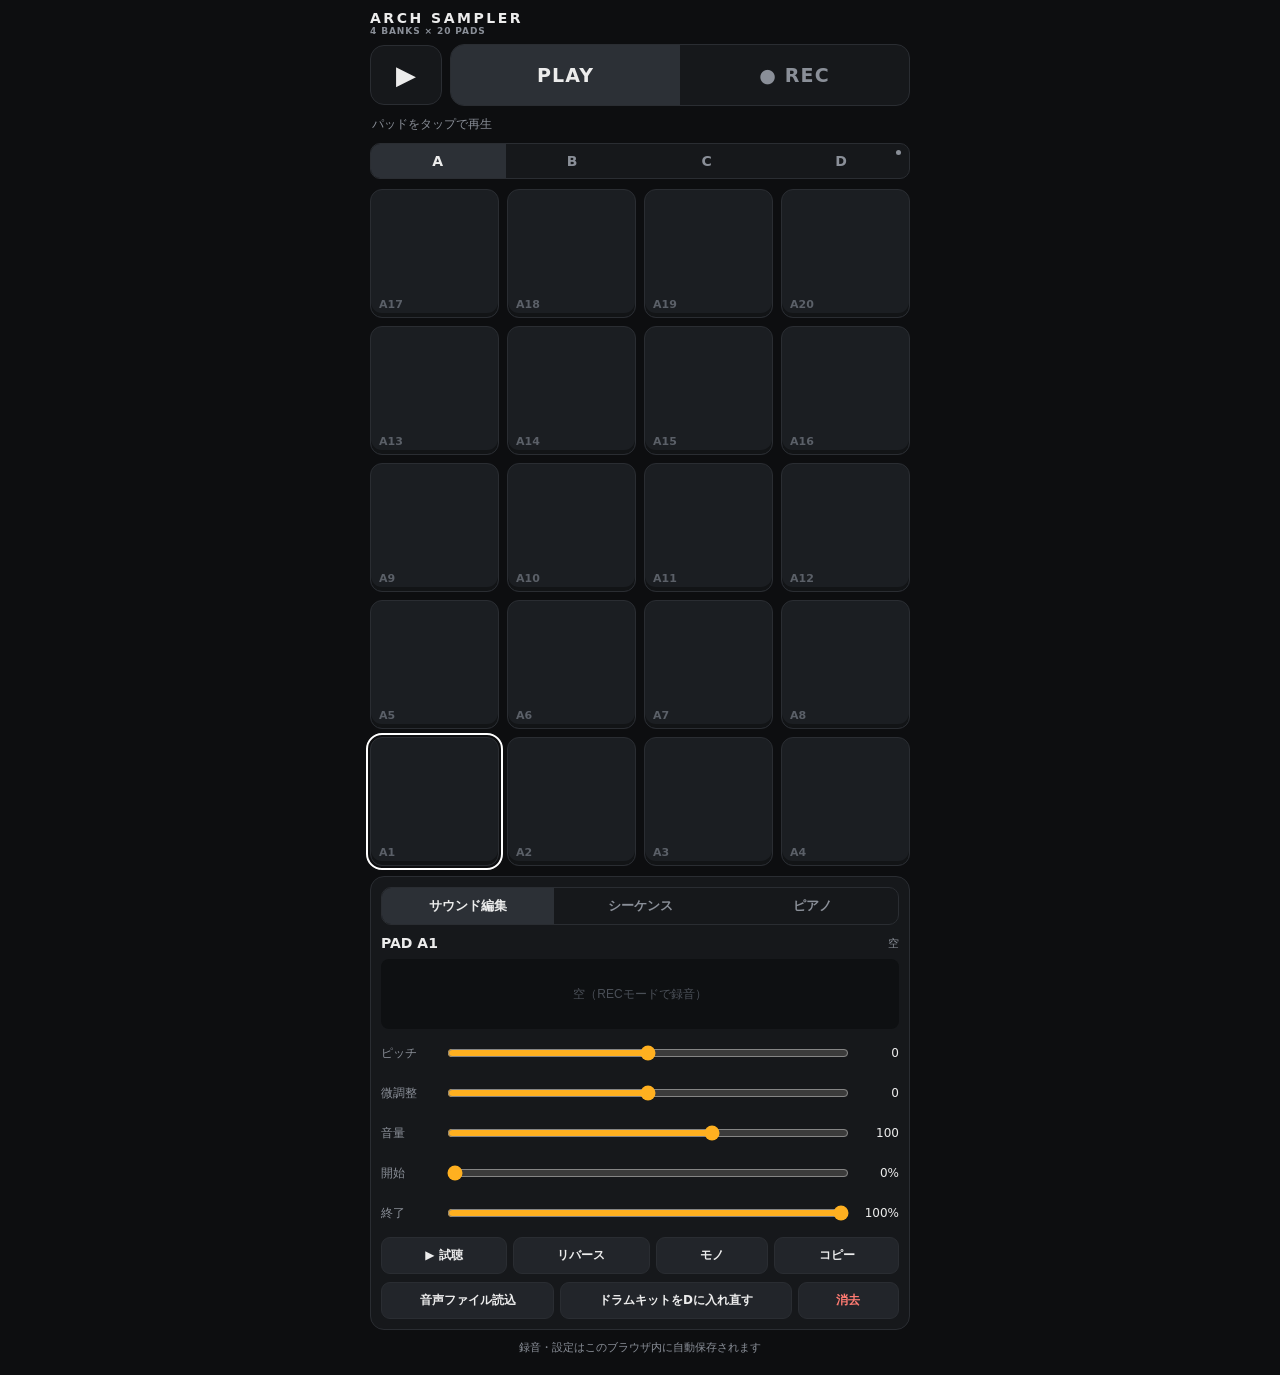
<file: index.html>
<!DOCTYPE html>
<html lang="ja">
<head>
<meta charset="utf-8">
<meta name="viewport" content="width=device-width,initial-scale=1,maximum-scale=1,user-scalable=no,viewport-fit=cover">
<meta name="apple-mobile-web-app-capable" content="yes">
<meta name="theme-color" content="#0d0e10">
<title>ARCH SAMPLER</title>
<style>
:root{--bg:#0d0e10;--panel:#16181b;--line:#2a2d32;--text:#ececec;--dim:#8a8f98;--rec:#ff3b30;--acc:#ffb020}
*{box-sizing:border-box;touch-action:manipulation;-webkit-tap-highlight-color:transparent;-webkit-text-size-adjust:100%;user-select:none;-webkit-user-select:none;-webkit-touch-callout:none}
html,body{margin:0;background:var(--bg);color:var(--text);font-family:-apple-system,"Hiragino Sans","Noto Sans JP",system-ui,sans-serif;min-height:100%;overscroll-behavior:none}
body{padding:env(safe-area-inset-top) env(safe-area-inset-right) env(safe-area-inset-bottom) env(safe-area-inset-left)}
.app{max-width:560px;margin:0 auto;padding:10px;display:flex;flex-direction:column;gap:10px}
header{display:flex;align-items:center;gap:8px}
h1{font-size:14px;letter-spacing:.18em;margin:0;flex:1;font-weight:800}
h1 small{display:block;font-size:9px;letter-spacing:.1em;color:var(--dim);font-weight:600}
button{font-family:inherit;cursor:pointer}
.seg{display:flex;background:var(--panel);border:1px solid var(--line);border-radius:10px;overflow:hidden}
.seg button{background:none;border:0;color:var(--dim);font-weight:700;font-size:13px;padding:9px 13px}
.seg button.on{background:#2c3036;color:var(--text)}
.seg button.rec.on{background:var(--rec);color:#fff}
header{flex-wrap:wrap}
header h1{flex:1 0 100%}
.play{width:72px;height:60px;border-radius:14px;border:1px solid var(--line);background:var(--panel);color:var(--text);font-size:26px;flex:none}
#modeSeg{flex:1;border-radius:14px}
#modeSeg button{flex:1;height:60px;font-size:19px;letter-spacing:.06em}
.play.on{background:var(--acc);color:#000;border-color:var(--acc)}
.hint{font-size:12px;color:var(--dim);min-height:17px;padding:0 2px}
.hint.warn{color:var(--acc)}
.pads,.pads *{touch-action:none!important}
.pads{display:grid;grid-template-columns:repeat(4,1fr);gap:8px;touch-action:none}
.pad{position:relative;aspect-ratio:1/1;border-radius:12px;background:#1b1e22;border:1px solid var(--line);box-shadow:inset 0 -4px 0 rgba(0,0,0,.35);display:flex;align-items:flex-end;justify-content:space-between;padding:6px 8px;font-size:11px;color:#5b6068;transition:transform .04s,filter .04s;touch-action:none;overflow:hidden}
.pad.has{background:var(--c);color:rgba(0,0,0,.72);border-color:transparent}
.pad.hit{transform:scale(.93);filter:brightness(1.55)}
.pad.sel{outline:2px solid #fff;outline-offset:2px}
.pad.recording{background:var(--rec)!important;color:#fff}
.pad .num{font-weight:800}
.pad .pt{font-weight:700}
.pad .nm{position:absolute;top:6px;left:8px;right:14px;font-size:9px;font-weight:800;letter-spacing:.04em;white-space:nowrap;overflow:hidden;text-overflow:ellipsis}
.pad.arming{background:#ff9500!important;color:#000}
.banks button{flex:1;position:relative;font-size:14px;letter-spacing:.1em}
.banks button i{position:absolute;top:6px;right:8px;width:5px;height:5px;border-radius:50%}
.banks button i.used{background:#8a8f98}.banks button i.seq{background:var(--acc)}
.pad .seqdot{position:absolute;top:7px;right:7px;width:6px;height:6px;border-radius:50%;background:rgba(0,0,0,.55);display:none}
.pad.hasseq .seqdot{display:block}
.pad .lv{position:absolute;left:0;bottom:0;width:100%;height:0;background:rgba(255,255,255,.35);pointer-events:none}
.mode-rec .pad:not(.recording){box-shadow:inset 0 0 0 2px rgba(255,59,48,.45),inset 0 -4px 0 rgba(0,0,0,.35)}
.paste .pad{animation:blink .5s infinite alternate}
@keyframes blink{to{filter:brightness(1.3)}}
.panel{background:var(--panel);border:1px solid var(--line);border-radius:14px;padding:10px;display:flex;flex-direction:column;gap:10px}
.tabs{align-self:stretch}.tabs button{flex:1}
.row{display:flex;align-items:center;gap:10px}
.row b{font-size:14px}
.row .info{font-size:11px;color:var(--dim);margin-left:auto}
canvas{width:100%;height:70px;background:#0e1012;border-radius:8px;display:block}
.ctl{display:grid;grid-template-columns:56px 1fr 44px;align-items:center;gap:8px;font-size:12px;color:var(--dim)}
.ctl output{text-align:right;color:var(--text);font-variant-numeric:tabular-nums}
input[type=range]{width:100%;accent-color:var(--acc);height:28px}
.btns{display:flex;flex-wrap:wrap;gap:6px}
.btns button{flex:1 1 auto;min-width:64px;background:#22252a;border:1px solid var(--line);color:var(--text);border-radius:9px;padding:9px 8px;font-size:12px;font-weight:700}
.btns button.on{background:var(--acc);color:#000;border-color:var(--acc)}
.btns button.danger{color:#ff7b72}
.steps{display:grid;grid-template-columns:repeat(8,1fr);gap:6px}
.step{aspect-ratio:1/1;border-radius:7px;border:1px solid var(--line);background:#1d2024}
.step.q{background:#24282d}
.step.on{background:var(--c,var(--acc));border-color:transparent}
.step.now{box-shadow:0 0 0 2px #fff}
.hidden{display:none!important}
.ptop{display:flex;align-items:center;gap:6px;flex-wrap:wrap}
.ptop .oct{width:38px;height:36px;border-radius:9px;border:1px solid var(--line);background:#22252a;color:var(--text);font-weight:800}
.ptop .oct:disabled{opacity:.35}
.ptop b.rg{font-size:12px;min-width:5.5em;text-align:center}
.ptop select{font:inherit;font-size:16px;height:36px;border-radius:9px;border:1px solid var(--line);background:#22252a;color:var(--text);padding:0 6px;margin-left:auto}
.pkwrap{overflow-x:auto;background:#0e1012;border-radius:10px;padding:8px 6px 6px}
.pkeys,.pkeys *{touch-action:none!important}
.pkeys{position:relative;display:grid;gap:2px;height:170px}
.pk{background:#f3efe6;border-radius:0 0 7px 7px;box-shadow:inset 0 -6px 0 #d9d2c4;display:flex;flex-direction:column;justify-content:flex-end;align-items:center;padding-bottom:7px;color:#222;font-size:11px;font-weight:800}
.pk small{font-size:9px;color:#8b8478;font-weight:700}
.pk.c4{box-shadow:inset 0 -6px 0 var(--acc)}
.pkb{position:absolute;top:0;height:58%;background:linear-gradient(#3a3d42,#111);border-radius:0 0 5px 5px;box-shadow:inset 0 -4px 0 #000;z-index:2}
.pk.hit,.pkb.hit{background:var(--acc)}
textarea{width:100%;font:inherit;font-size:16px;padding:10px;border-radius:9px;border:1px solid var(--line);background:#0e1012;color:var(--text);resize:vertical;min-height:60px;user-select:text;-webkit-user-select:text}
.presets{display:flex;flex-wrap:wrap;gap:6px}
.presets button{background:#22252a;border:1px solid var(--line);color:var(--dim);border-radius:999px;padding:6px 11px;font-size:12px;font-weight:700}
.small{font-size:11px;color:var(--dim);line-height:1.5}
</style>
</head>
<body>
<div class="app" id="app">
  <header>
    <h1>ARCH SAMPLER<small>4 BANKS × 20 PADS</small></h1>
    <button class="play" id="playBtn" aria-label="再生">▶</button>
    <div class="seg" id="modeSeg">
      <button data-mode="play" class="on">PLAY</button>
      <button data-mode="rec" class="rec">● REC</button>
    </div>
  </header>
  <div class="hint" id="hint">パッドをタップで再生</div>
  <div class="seg banks" id="banks"></div>
  <div class="pads" id="pads"></div>

  <section class="panel">
    <div class="seg tabs" id="tabSeg">
      <button data-tab="edit" class="on">サウンド編集</button>
      <button data-tab="seq">シーケンス</button>
      <button data-tab="piano">ピアノ</button>
    </div>

    <div id="tab-edit" style="display:flex;flex-direction:column;gap:8px">
      <div class="row"><b id="selName">PAD 1</b><span class="info" id="selInfo">空</span></div>
      <canvas id="wave"></canvas>
      <div class="ctl"><span>ピッチ</span><input type="range" id="pitch" min="-24" max="24" step="1" value="0"><output id="pitchO">0</output></div>
      <div class="ctl"><span>微調整</span><input type="range" id="fine" min="-50" max="50" step="1" value="0"><output id="fineO">0</output></div>
      <div class="ctl"><span>音量</span><input type="range" id="vol" min="0" max="150" step="1" value="100"><output id="volO">100</output></div>
      <div class="ctl"><span>開始</span><input type="range" id="start" min="0" max="1000" step="1" value="0"><output id="startO">0%</output></div>
      <div class="ctl"><span>終了</span><input type="range" id="end" min="0" max="1000" step="1" value="1000"><output id="endO">100%</output></div>
      <div class="btns">
        <button id="audition">▶ 試聴</button>
        <button id="revBtn">リバース</button>
        <button id="monoBtn">モノ</button>
        <button id="copyBtn">コピー</button>
      </div>
      <div class="btns">
        <button id="loadBtn">音声ファイル読込</button>
        <button id="drumBtn">ドラムキットをDに入れ直す</button>
        <button id="clearBtn" class="danger">消去</button>
      </div>
      <input type="file" id="file" accept="audio/*" class="hidden">
    </div>

    <div id="tab-seq" class="hidden" style="flex-direction:column;gap:8px">
      <div class="row"><b id="seqName">PAD 1</b><span class="info">16ステップ</span></div>
      <div class="steps" id="steps"></div>
      <div class="ctl"><span>BPM</span><input type="range" id="bpm" min="60" max="200" step="1" value="100"><output id="bpmO">100</output></div>
      <div class="ctl"><span>スウィング</span><input type="range" id="swing" min="0" max="60" step="1" value="0"><output id="swingO">0%</output></div>
      <div class="btns">
        <button id="liveBtn">● タップで打ち込み</button>
        <button id="clearPadSeq">このパッドをクリア</button>
        <button id="clearSeq" class="danger">全クリア</button>
      </div>
      <div class="small">パッドを選んでステップをタップ。「タップで打ち込み」をONにして再生中にパッドを叩くと、近いステップに記録されます。</div>
    </div>
    <div id="tab-piano" class="hidden" style="flex-direction:column;gap:8px">
      <div class="row"><b id="pianoName">PAD 1</b><span class="info" id="pianoInfo">空</span></div>
      <div class="ptop">
        <button class="oct" id="octDown" aria-label="1オクターブ下へ">◀</button><b class="rg" id="octRange"></b><button class="oct" id="octUp" aria-label="1オクターブ上へ">▶</button>
        <select id="octCount" aria-label="鍵盤の数"><option value="1">1オクターブ</option><option value="2" selected>2オクターブ</option><option value="3">3オクターブ</option><option value="4">4オクターブ</option></select>
      </div>
      <div class="pkwrap"><div class="pkeys" id="pkeys"></div></div>
      <div class="presets" id="presets"></div>
      <textarea id="seqText">ドレミファソラシド</textarea>
      <div class="ctl"><span>テンポ</span><input type="range" id="ptempo" min="60" max="200" step="1" value="110"><output id="ptempoO">110</output></div>
      <div class="btns">
        <button id="pPlay">▶ ドレミを演奏</button>
        <button id="pStop">■ 止める</button>
      </div>
      <div class="small">選んでいるパッドの音がそのまま鍵盤になります。録った音の高さを自動で測り、ドはドの音で鳴ります。RECモードでパッドに「あー」と声を録れば、自分の声のピアノになります。<br>入力：「ー」でのばす／スペースで休み／シのあとのドは高いド／「ド↑」で1オクターブ上、「ソ↓」で下／「ド#」でシャープ。</div>
    </div>
  </section>
  <div class="small" style="text-align:center;padding-bottom:8px">録音・設定はこのブラウザ内に自動保存されます</div>
</div>

<script>
(() => {
const PER = 20, BANKS = 4, N = PER * BANKS, STEPS = 16, MAX_REC = 20, BANK_NAMES = 'ABCD';
let bank = 0;
const padName = g => 'PAD ' + BANK_NAMES[Math.floor(g / PER)] + (g % PER + 1);
const elOf = g => (Math.floor(g / PER) === bank ? padEls[g % PER] : null);
const $ = id => document.getElementById(id);
const hintEl = $('hint');
let ctx = null, master = null;
let mode = 'play', sel = 0, tab = 'edit';
let micStream = null, micSrc = null, micProc = null;
let recPad = -1, recChunks = [], recLen = 0, recLevel = 0;
let copySrc = -1;
let bpm = 100, swing = 0, playing = false, live = false;
let curStep = 0, nextTime = 0, timer = null, schedQ = [];

const pads = Array.from({length: N}, () => ({name: '', data: null, sr: 44100, buf: null, rbuf: null, pitch: 0, fine: 0, vol: 100, rev: false, mono: false, start: 0, end: 1000, voice: null}));
let steps = Array.from({length: N}, () => new Array(STEPS).fill(false));
const color = i => `hsl(${(i * 37) % 360} 78% 62%)`;

// ---------- audio ----------
function setSession(type) { try { if (navigator.audioSession) navigator.audioSession.type = type; } catch (_) {} }
function resetCtx() {
  // iOSはマイク使用後に再生が通話用の小さい音量のまま戻らないことがあるので、AudioContextを作り直す
  const wasPlaying = playing;
  if (wasPlaying) togglePlay();
  try { ctx && ctx.close(); } catch (_) {}
  ctx = null; master = null;
  pads.forEach(p => { p.buf = null; p.rbuf = null; p.voice = null; });
  setSession('playback');
  ensureCtx();
  if (wasPlaying) togglePlay();
}
function ensureCtx() {
  if (!ctx) {
    ctx = new (window.AudioContext || window.webkitAudioContext)();
    master = ctx.createGain(); master.gain.value = 0.9;
    const comp = ctx.createDynamicsCompressor();
    comp.threshold.value = -10; comp.ratio.value = 4;
    master.connect(comp); comp.connect(ctx.destination);
  }
  if (ctx.state !== 'running') ctx.resume();
}
function makeBuf(data, sr) {
  const b = ctx.createBuffer(1, data.length, sr);
  if (b.copyToChannel) b.copyToChannel(data, 0); else b.getChannelData(0).set(data);
  return b;
}
function getBuf(p, rev) {
  if (rev) { if (!p.rbuf) p.rbuf = makeBuf(p.data.slice().reverse(), p.sr); return p.rbuf; }
  if (!p.buf) p.buf = makeBuf(p.data, p.sr); return p.buf;
}
function trigger(i, when) {
  const p = pads[i]; if (!p.data) return;
  ensureCtx();
  const t = Math.max(when || 0, ctx.currentTime);
  const buf = getBuf(p, p.rev);
  const rate = Math.pow(2, (p.pitch + p.fine / 100) / 12);
  const dur = buf.duration;
  let s = p.start / 1000 * dur, e = p.end / 1000 * dur;
  if (e < s + 0.01) e = Math.min(dur, s + 0.01);
  if (p.rev) { const s2 = dur - e; e = dur - s; s = s2; }
  const len = (e - s) / rate;
  if (p.mono && p.voice) { try { p.voice.g.gain.setTargetAtTime(0, t, 0.005); p.voice.src.stop(t + 0.03); } catch (_) {} }
  const src = ctx.createBufferSource(); src.buffer = buf; src.playbackRate.value = rate;
  const g = ctx.createGain(); const v = p.vol / 100;
  g.gain.setValueAtTime(0, t); g.gain.linearRampToValueAtTime(v, t + 0.002);
  g.gain.setValueAtTime(v, t + Math.max(0.003, len - 0.008)); g.gain.linearRampToValueAtTime(0, t + len);
  src.connect(g); g.connect(master);
  src.start(t, s, e - s);
  p.voice = {src, g};
  const delay = (t - ctx.currentTime) * 1000;
  setTimeout(() => flash(i), Math.max(0, delay));
}

// ---------- mic / recording ----------
async function ensureMic() {
  if (micProc) return true;
  setSession('play-and-record');
  ensureCtx();
  if (!navigator.mediaDevices || !navigator.mediaDevices.getUserMedia) { hint('このブラウザではマイクが使えません（https で開いてください）', true); return false; }
  try {
    micStream = await navigator.mediaDevices.getUserMedia({audio: {echoCancellation: false, noiseSuppression: false, autoGainControl: false}});
  } catch (e) { hint('マイクの許可が必要です（' + e.name + '）', true); return false; }
  micSrc = ctx.createMediaStreamSource(micStream);
  micProc = ctx.createScriptProcessor(2048, 1, 1);
  micProc.onaudioprocess = ev => {
    const d = ev.inputBuffer.getChannelData(0);
    let pk = 0; for (let k = 0; k < d.length; k += 4) { const a = Math.abs(d[k]); if (a > pk) pk = a; }
    recLevel = recLevel * 0.6 + pk * 0.4;
    const dt = d.length / ctx.sampleRate;
    if (recPad >= 0) {
      recChunks.push(new Float32Array(d)); recLen += d.length;
      if (pk > recPeak) recPeak = pk;
      const silTh = Math.max(noiseFloor * 2.5, recPeak * 0.06, 0.012);
      silentFor = pk < silTh ? silentFor + dt : 0;
      if (silentFor >= SILENCE_STOP || recLen / ctx.sampleRate >= MAX_REC) finishRec();
    } else if (recWant >= 0 && listening) {
      // 待機中：直前の音を少し残しておき（アタックを逃さない）、音が出たら録音開始
      preroll.push(new Float32Array(d)); if (preroll.length > 4) preroll.shift();
      listenTime += dt;
      if (listenTime < 0.2) { noiseFloor = Math.max(noiseFloor, pk); return; }
      if (pk > Math.max(0.04, noiseFloor * 3)) beginRec(recWant);
      else if (listenTime > 20) cancelRec('音が検出されなかったので中止しました');
    }
  };
  micSrc.connect(micProc); micProc.connect(ctx.destination);
  return true;
}
// マイクを閉じて再生用の音量に戻す
function releaseMic() {
  const had = !!micStream;
  try { micSrc && micSrc.disconnect(); micProc && micProc.disconnect(); } catch (_) {}
  if (micStream) micStream.getTracks().forEach(t => t.stop());
  micStream = micSrc = micProc = null;
  if (had) resetCtx();
}
function stopMic() {
  if (recPad >= 0) finishRec(); else cancelRec();
}
let recWant = -1, listening = false, listenTime = 0, noiseFloor = 0, preroll = [], recPeak = 0, silentFor = 0;
const SILENCE_STOP = 0.8; // 音が止んでからこの秒数で自動停止
function clearArming() { padEls.forEach(e => e.classList.remove('arming')); }
function startRec(i) {
  recWant = i; listening = false;
  const el = elOf(i); el && el.classList.add('arming');
  hint('待機中… 音を出すと自動で録音（もう一度タップで中止）');
  ensureMic().then(ok => {
    if (!ok) { recWant = -1; clearArming(); return; }
    if (recWant !== i) return;
    listenTime = 0; noiseFloor = 0; preroll = []; listening = true;
    meterLoop();
  });
}
function cancelRec(msg) {
  recWant = -1; listening = false; preroll = [];
  clearArming(); padEls.forEach(e => e.querySelector('.lv').style.height = '0');
  releaseMic();
  if (msg) hint(msg, true); else defaultHint();
}
function beginRec(i) {
  clearArming();
  listening = false;
  recPad = i; recChunks = preroll; preroll = [];
  recLen = recChunks.reduce((a, c) => a + c.length, 0);
  recPeak = 0; silentFor = 0;
  const el = elOf(i); el && el.classList.add('recording');
  hint('● 録音中… 音が止むと自動で停止（タップでも停止）');
}
function meterLoop() {
  if (recPad < 0 && recWant < 0) return;
  if (recPad < 0) { const el = elOf(recWant); if (el) el.querySelector('.lv').style.height = Math.min(100, recLevel * 140) + '%'; requestAnimationFrame(meterLoop); return; }
  const el = elOf(recPad); if (el) el.querySelector('.lv').style.height = Math.min(100, recLevel * 140) + '%';
  requestAnimationFrame(meterLoop);
}
function finishRec() {
  if (recPad < 0) return;
  const i = recPad; recPad = -1; recWant = -1;
  padEls.forEach(e => { e.classList.remove('recording'); e.querySelector('.lv').style.height = '0'; });
  const all = new Float32Array(recLen); let o = 0;
  for (const c of recChunks) { all.set(c, o); o += c.length; }
  recChunks = [];
  const sr = ctx.sampleRate;
  releaseMic(); // 録音のたびにマイクを閉じる → 音量が小さくならない
  const data = trimNorm(all, sr);
  if (!data) { hint('音が小さすぎるか短すぎたので保存しませんでした', true); return; }
  setSample(i, data, sr);
  hint(`${padName(i)} に録音しました（${(data.length / sr).toFixed(2)}秒）`);
}
function trimNorm(d, sr) {
  let pk = 0; for (let k = 0; k < d.length; k++) { const a = Math.abs(d[k]); if (a > pk) pk = a; }
  if (pk < 0.01) return null;
  const th = Math.max(0.008, pk * 0.06);
  let a = 0; while (a < d.length && Math.abs(d[a]) < th) a++;
  let b = d.length - 1; while (b > a && Math.abs(d[b]) < th * 0.5) b--;
  a = Math.max(0, a - Math.floor(sr * 0.004));
  b = Math.min(d.length, b + Math.floor(sr * 0.05));
  if (b - a < sr * 0.03) return null;
  const out = d.slice(a, b); const g = 0.95 / pk;
  for (let k = 0; k < out.length; k++) out[k] *= g;
  const f = Math.min(64, out.length >> 2); for (let k = 0; k < f; k++) out[k] *= k / f; // anti-click fade-in
  return out;
}
function setSample(i, data, sr) {
  const p = pads[i];
  Object.assign(p, {name: '', data, sr, buf: null, rbuf: null, start: 0, end: 1000, rev: false});
  savePad(i); select(i); renderPads();
}

// ---------- sequencer ----------
function stepDur() { return 60 / bpm / 4; }
function schedule() {
  while (nextTime < ctx.currentTime + 0.12) {
    const sw = (curStep % 2 === 1) ? stepDur() * (swing / 100) * 0.5 : 0;
    const t = nextTime + sw;
    for (let i = 0; i < N; i++) if (steps[i][curStep]) trigger(i, t);
    const s = curStep;
    schedQ.push({t, s}); if (schedQ.length > 40) schedQ.shift();
    setTimeout(() => markStep(s), Math.max(0, (t - ctx.currentTime) * 1000));
    nextTime += stepDur(); curStep = (curStep + 1) % STEPS;
  }
  timer = setTimeout(schedule, 25);
}
function togglePlay() {
  ensureCtx();
  playing = !playing;
  $('playBtn').classList.toggle('on', playing);
  $('playBtn').textContent = playing ? '■' : '▶';
  if (playing) { curStep = 0; schedQ = []; nextTime = ctx.currentTime + 0.06; schedule(); }
  else { clearTimeout(timer); markStep(-1); }
}
function liveRecord(i) {
  if (!playing || !live || !schedQ.length) return;
  const now = ctx.currentTime; let best = null;
  for (const e of schedQ) if (!best || Math.abs(e.t - now) < Math.abs(best.t - now)) best = e;
  if (best && !steps[i][best.s]) { steps[i][best.s] = true; saveSeq(); renderPads(); if (i === sel) renderSteps(); }
}

// ---------- UI ----------
const padsEl = $('pads'); const padEls = [];
const rowOrder = []; // display top row = pads 17-20 like MPC
for (let r = 4; r >= 0; r--) for (let c = 0; c < 4; c++) rowOrder.push(r * 4 + c);
for (const k of rowOrder) {
  const el = document.createElement('div');
  el.className = 'pad';
  el.innerHTML = `<div class="lv"></div><span class="nm"></span><span class="seqdot"></span><span class="num"></span><span class="pt"></span>`;
  el.addEventListener('pointerdown', ev => padDown(bank * PER + k, ev));
  el.addEventListener('pointerup', () => padUp(bank * PER + k));
  el.addEventListener('pointercancel', () => padUp(bank * PER + k));
  el.addEventListener('contextmenu', e => e.preventDefault());
  padsEl.appendChild(el); padEls[k] = el;
}
// バンク切替
const bankEl = $('banks');
for (let b = 0; b < BANKS; b++) {
  const btn = document.createElement('button');
  btn.innerHTML = `${BANK_NAMES[b]}<i></i>`;
  btn.onclick = () => setBank(b);
  bankEl.appendChild(btn);
}
function setBank(b) {
  if (recPad >= 0 || recWant >= 0) return;
  bank = b;
  select(bank * PER + (sel % PER));
  try { localStorage.setItem('arch-sampler-bank', b); } catch (_) {}
}
function padDown(i, ev) {
  ev.preventDefault();
  try { ev.target.closest('.pad').setPointerCapture(ev.pointerId); } catch (_) {}
  ensureCtx();
  if (copySrc >= 0) { doPaste(i); return; }
  if (mode === 'rec') {
    if (recPad === i) { finishRec(); return; }          // 録音中にタップ → 停止
    if (recWant === i) { cancelRec(); return; }          // 待機中にタップ → 中止
    if (recPad >= 0) finishRec(); else if (recWant >= 0) cancelRec();
    select(i); startRec(i); return;
  }
  trigger(i); liveRecord(i);
  if (sel !== i) select(i);
}
function padUp(i) {}
function flash(i) { const el = elOf(i); if (!el) return; el.classList.add('hit'); setTimeout(() => el.classList.remove('hit'), 90); }
function renderPads() {
  for (let k = 0; k < PER; k++) {
    const i = bank * PER + k, p = pads[i], el = padEls[k];
    el.style.setProperty('--c', color(i));
    el.classList.toggle('has', !!p.data);
    el.classList.toggle('sel', i === sel);
    el.classList.toggle('hasseq', steps[i].some(Boolean));
    el.querySelector('.num').textContent = BANK_NAMES[bank] + (k + 1);
    el.querySelector('.nm').textContent = p.data ? p.name || '' : '';
    el.querySelector('.pt').textContent = p.data && p.pitch ? (p.pitch > 0 ? '+' : '') + p.pitch : '';
  }
  [...bankEl.children].forEach((btn, b) => {
    btn.classList.toggle('on', b === bank);
    const used = pads.slice(b * PER, b * PER + PER).some(p => p.data);
    const seq = steps.slice(b * PER, b * PER + PER).some(r => r.some(Boolean));
    btn.querySelector('i').className = seq ? 'seq' : used ? 'used' : '';
  });
}
function hint(t, warn) { hintEl.textContent = t; hintEl.classList.toggle('warn', !!warn); }
function defaultHint() { hint(mode === 'rec' ? 'パッドをタップ → 音を出すと自動で録音・音が止むと自動で停止' : 'パッドをタップで再生'); }

function select(i) {
  sel = i; const p = pads[i];
  $('selName').textContent = $('seqName').textContent = padName(i);
  $('selInfo').textContent = p.data ? (p.name ? p.name + ' · ' : '') + (p.data.length / p.sr).toFixed(2) + '秒' : '空';
  setCtl('pitch', p.pitch); setCtl('fine', p.fine); setCtl('vol', p.vol); setCtl('start', p.start); setCtl('end', p.end);
  $('revBtn').classList.toggle('on', p.rev); $('monoBtn').classList.toggle('on', p.mono);
  renderPads(); drawWave(); renderSteps(); pianoInfo();
}
function setCtl(id, v) { $(id).value = v; showCtl(id, v); }
function showCtl(id, v) {
  const o = $(id + 'O');
  if (id === 'start' || id === 'end') o.textContent = Math.round(v / 10) + '%';
  else if (id === 'pitch' || id === 'fine') o.textContent = (v > 0 ? '+' : '') + v;
  else o.textContent = v;
}
['pitch', 'fine', 'vol', 'start', 'end'].forEach(id => {
  $(id).addEventListener('input', e => {
    const p = pads[sel]; let v = +e.target.value;
    if (id === 'start' && v > p.end - 5) { v = p.end - 5; e.target.value = v; }
    if (id === 'end' && v < p.start + 5) { v = p.start + 5; e.target.value = v; }
    p[id] = v; showCtl(id, v);
    if (id === 'start' || id === 'end') drawWave();
    if (id === 'pitch') renderPads();
    savePadSoon(sel);
  });
  $(id).addEventListener('change', () => { if (pads[sel].data && id !== 'vol') trigger(sel); });
});
$('audition').onclick = () => trigger(sel);
$('revBtn').onclick = () => { const p = pads[sel]; p.rev = !p.rev; $('revBtn').classList.toggle('on', p.rev); savePad(sel); trigger(sel); };
$('monoBtn').onclick = () => { const p = pads[sel]; p.mono = !p.mono; $('monoBtn').classList.toggle('on', p.mono); savePad(sel); };
$('copyBtn').onclick = () => {
  if (!pads[sel].data) { hint('コピーする音がありません', true); return; }
  copySrc = sel; document.getElementById('app').classList.add('paste');
  hint(`${padName(sel)} のコピー先をタップ（バンク切替OK・同じパッドでキャンセル）`, true);
};
function doPaste(i) {
  const s = copySrc; copySrc = -1; document.getElementById('app').classList.remove('paste');
  if (i === s) { defaultHint(); return; }
  const a = pads[s], b = pads[i];
  Object.assign(b, {name: a.name, data: a.data, sr: a.sr, buf: a.buf, rbuf: a.rbuf, pitch: a.pitch, fine: a.fine, vol: a.vol, rev: a.rev, mono: a.mono, start: a.start, end: a.end});
  savePad(i); select(i); renderPads();
  hint(`${padName(s)} → ${padName(i)} にコピー。ピッチを変えて音階にできます`);
}
$('clearBtn').onclick = () => {
  const p = pads[sel]; if (!p.data) return;
  if ($('clearBtn').dataset.arm !== '1') { $('clearBtn').dataset.arm = '1'; $('clearBtn').textContent = 'もう一度で消去'; setTimeout(() => { $('clearBtn').dataset.arm = ''; $('clearBtn').textContent = '消去'; }, 2000); return; }
  $('clearBtn').dataset.arm = ''; $('clearBtn').textContent = '消去';
  Object.assign(p, {name: '', data: null, buf: null, rbuf: null, pitch: 0, fine: 0, vol: 100, rev: false, mono: false, start: 0, end: 1000});
  savePad(sel); select(sel);
};
$('drumBtn').onclick = () => {
  const b = $('drumBtn');
  if (b.dataset.arm !== '1') { b.dataset.arm = '1'; b.textContent = 'Dを上書きします。もう一度タップ'; setTimeout(() => { b.dataset.arm = ''; b.textContent = 'ドラムキットをDに入れ直す'; }, 2500); return; }
  b.dataset.arm = ''; b.textContent = 'ドラムキットをDに入れ直す';
  installDrums(); setBank(3); hint('バンクDにドラムキットを入れました');
};
$('loadBtn').onclick = () => { ensureCtx(); $('file').click(); };
$('file').onchange = async e => {
  const f = e.target.files[0]; e.target.value = ''; if (!f) return;
  try {
    const ab = await f.arrayBuffer();
    const buf = await new Promise((res, rej) => { const r = ctx.decodeAudioData(ab, res, rej); if (r && r.then) r.then(res, rej); });
    const len = Math.min(buf.length, buf.sampleRate * 30);
    const d = new Float32Array(len);
    for (let c = 0; c < buf.numberOfChannels; c++) { const ch = buf.getChannelData(c); for (let k = 0; k < len; k++) d[k] += ch[k] / buf.numberOfChannels; }
    const out = trimNorm(d, buf.sampleRate) || d;
    setSample(sel, out, buf.sampleRate);
    hint(`${padName(sel)} に「${f.name}」を読み込みました`);
  } catch (err) { hint('このファイルは読み込めませんでした', true); }
};

// mode / tabs
$('modeSeg').onclick = async e => {
  const b = e.target.closest('button'); if (!b) return;
  mode = b.dataset.mode;
  [...$('modeSeg').children].forEach(x => x.classList.toggle('on', x === b));
  document.getElementById('app').classList.toggle('mode-rec', mode === 'rec');
  defaultHint();
  if (mode === 'rec') { const ok = await ensureMic(); if (ok) { releaseMic(); defaultHint(); } } // 許可だけ先に取ってすぐ閉じる
  else stopMic(); // マイクを閉じて再生音量を元に戻す
};
$('tabSeg').onclick = e => {
  const b = e.target.closest('button'); if (!b) return;
  tab = b.dataset.tab;
  [...$('tabSeg').children].forEach(x => x.classList.toggle('on', x === b));
  $('tab-edit').style.display = tab === 'edit' ? 'flex' : 'none';
  $('tab-seq').classList.toggle('hidden', tab !== 'seq'); $('tab-seq').style.display = tab === 'seq' ? 'flex' : 'none';
  $('tab-piano').classList.toggle('hidden', tab !== 'piano'); $('tab-piano').style.display = tab === 'piano' ? 'flex' : 'none';
  if (tab === 'piano') pianoInfo();
};
$('playBtn').onclick = togglePlay;

// steps
const stepsEl = $('steps'); const stepEls = [];
for (let s = 0; s < STEPS; s++) {
  const b = document.createElement('button'); b.className = 'step' + (Math.floor(s / 4) % 2 ? ' q' : '');
  b.onclick = () => { steps[sel][s] = !steps[sel][s]; renderSteps(); renderPads(); saveSeq(); if (steps[sel][s] && !playing) trigger(sel); };
  stepsEl.appendChild(b); stepEls.push(b);
}
function renderSteps() { stepEls.forEach((b, s) => { b.classList.toggle('on', steps[sel][s]); b.style.setProperty('--c', color(sel)); }); }
function markStep(s) { stepEls.forEach((b, k) => b.classList.toggle('now', k === s)); }
$('bpm').oninput = e => { bpm = +e.target.value; $('bpmO').textContent = bpm; saveSeq(); };
$('swing').oninput = e => { swing = +e.target.value; $('swingO').textContent = swing + '%'; saveSeq(); };
$('liveBtn').onclick = () => { live = !live; $('liveBtn').classList.toggle('on', live); hint(live ? '再生中にパッドを叩くとステップに記録されます' : 'パッドをタップで再生'); };
$('clearPadSeq').onclick = () => { steps[sel].fill(false); renderSteps(); renderPads(); saveSeq(); };
$('clearSeq').onclick = () => { steps.forEach(r => r.fill(false)); renderSteps(); renderPads(); saveSeq(); };

// waveform
function drawWave() {
  const cv = $('wave'), dpr = window.devicePixelRatio || 1;
  const w = cv.clientWidth * dpr, h = cv.clientHeight * dpr;
  if (!w) return; cv.width = w; cv.height = h;
  const g = cv.getContext('2d'); g.clearRect(0, 0, w, h);
  const p = pads[sel];
  if (!p.data) { g.fillStyle = '#4a4f57'; g.font = `${12 * dpr}px sans-serif`; g.textAlign = 'center'; g.fillText(mode === 'rec' ? 'パッドを長押しで録音' : '空（RECモードで録音）', w / 2, h / 2 + 4 * dpr); return; }
  const d = p.data, step = d.length / w;
  g.fillStyle = color(sel);
  for (let x = 0; x < w; x++) {
    let mn = 1, mx = -1; const a = Math.floor(x * step), b = Math.min(d.length, Math.floor((x + 1) * step) + 1);
    for (let k = a; k < b; k++) { const v = d[k]; if (v < mn) mn = v; if (v > mx) mx = v; }
    const y1 = (1 - mx) * h / 2, y2 = (1 - mn) * h / 2; g.fillRect(x, y1, 1, Math.max(1, y2 - y1));
  }
  g.fillStyle = 'rgba(0,0,0,.65)';
  g.fillRect(0, 0, w * p.start / 1000, h); g.fillRect(w * p.end / 1000, 0, w, h);
  g.fillStyle = '#fff'; g.fillRect(w * p.start / 1000, 0, dpr, h); g.fillRect(w * p.end / 1000 - dpr, 0, dpr, h);
}
window.addEventListener('resize', drawWave);

// ---------- ドラムキット（その場で合成、バンクD） ----------
const DRUM_SR = 44100;
function synthDrums() {
  const sr = DRUM_SR, TAU = Math.PI * 2;
  const buf = sec => new Float32Array(Math.floor(sr * sec));
  const noise = () => Math.random() * 2 - 1;
  function biquad(x, type, f, q = 0.707) {
    const w = TAU * f / sr, c = Math.cos(w), al = Math.sin(w) / (2 * q);
    let b0, b1, b2;
    if (type === 'lp') { b0 = (1 - c) / 2; b1 = 1 - c; b2 = b0; }
    else if (type === 'hp') { b0 = (1 + c) / 2; b1 = -(1 + c); b2 = b0; }
    else { b0 = al; b1 = 0; b2 = -al; }
    const a0 = 1 + al, a1 = -2 * c, a2 = 1 - al;
    let x1 = 0, x2 = 0, y1 = 0, y2 = 0; const y = new Float32Array(x.length);
    for (let n = 0; n < x.length; n++) {
      const v = (b0 * x[n] + b1 * x1 + b2 * x2 - a1 * y1 - a2 * y2) / a0;
      x2 = x1; x1 = x[n]; y2 = y1; y1 = v; y[n] = v;
    }
    return y;
  }
  const env = (t, d) => Math.exp(-t / d);
  function finish(x) {
    let pk = 0; for (const v of x) pk = Math.max(pk, Math.abs(v));
    const g = pk ? 0.9 / pk : 1, f = Math.min(400, x.length >> 2);
    for (let n = 0; n < x.length; n++) { x[n] *= g; if (n >= x.length - f) x[n] *= (x.length - n) / f; }
    return x;
  }
  function sweepSine(sec, f0, f1, sweepT, decay, drive = 1) {
    const x = buf(sec); let ph = 0;
    for (let n = 0; n < x.length; n++) {
      const t = n / sr, f = f1 + (f0 - f1) * Math.exp(-t / sweepT);
      ph += TAU * f / sr; x[n] = Math.tanh(Math.sin(ph) * drive) * env(t, decay);
    }
    return x;
  }
  function metal(sec) { // 808風の金属音（6つの矩形波）
    const fr = [205.3, 304.4, 369.6, 522.7, 540, 800], x = buf(sec);
    for (let n = 0; n < x.length; n++) { const t = n / sr; let v = 0; for (const f of fr) v += Math.sign(Math.sin(TAU * f * t)); x[n] = v / 6; }
    return x;
  }
  const mix = (...arr) => { const L = Math.max(...arr.map(a => a.length)), y = new Float32Array(L); for (const a of arr) for (let n = 0; n < a.length; n++) y[n] += a[n]; return y; };
  const shape = (x, fn) => { for (let n = 0; n < x.length; n++) x[n] *= fn(n / sr); return x; };
  const noiseBuf = sec => { const x = buf(sec); for (let n = 0; n < x.length; n++) x[n] = noise(); return x; };

  const kick = () => { const k = sweepSine(0.6, 160, 48, 0.035, 0.18, 1.6); for (let n = 0; n < 200; n++) k[n] += noise() * (1 - n / 200) * 0.5; return k; };
  const k808 = () => sweepSine(1.4, 120, 45, 0.05, 0.55, 2.2);
  const snare = (tone, nd, hp) => mix(shape(mix(sweepSine(0.3, tone * 1.4, tone, 0.01, 0.06), sweepSine(0.3, tone * 2.6, tone * 1.8, 0.01, 0.04)), () => 0.6),
    shape(biquad(noiseBuf(0.35), 'hp', hp), t => env(t, nd)));
  const clap = () => shape(biquad(noiseBuf(0.4), 'bp', 1200, 1.2), t => (t < 0.03 ? env(t % 0.01, 0.003) : env(t - 0.03, 0.09)));
  const hat = d => shape(biquad(biquad(metal(d * 6), 'hp', 7000), 'hp', 7000), t => env(t, d));
  const tom = f => mix(sweepSine(0.7, f * 1.6, f, 0.04, 0.22), shape(biquad(noiseBuf(0.1), 'lp', 2000), t => env(t, 0.01) * 0.3));
  const cym = (d, f, q) => mix(shape(biquad(metal(d * 4), 'hp', f), t => env(t, d)), shape(biquad(noiseBuf(d * 4), 'bp', f * 1.2, q), t => env(t, d * 0.8) * 0.6));
  const ride = () => mix(cym(0.9, 5000, 1), shape(mix(sweepSine(2, 3200, 3200, 1, 0.5), sweepSine(2, 4700, 4700, 1, 0.4)), () => 0.15));
  const cowbell = () => { const x = buf(0.5); for (let n = 0; n < x.length; n++) { const t = n / sr; x[n] = (Math.sign(Math.sin(TAU * 540 * t)) + Math.sign(Math.sin(TAU * 800 * t))) * (t < 0.02 ? 1 : 0.6) * env(t, 0.12); } return biquad(x, 'bp', 800, 1.5); };
  const clave = () => sweepSine(0.15, 2500, 2500, 1, 0.025);
  const rim = () => mix(sweepSine(0.1, 1700, 1700, 1, 0.012), shape(biquad(noiseBuf(0.1), 'bp', 3000, 2), t => env(t, 0.008)));
  const shaker = () => shape(biquad(noiseBuf(0.2), 'hp', 6000), t => Math.min(1, t / 0.02) * env(t, 0.05));
  const conga = f => sweepSine(0.5, f * 1.15, f, 0.01, 0.12);
  const zap = () => sweepSine(0.35, 2500, 90, 0.05, 0.12);
  const bass = () => sweepSine(1.8, 65.4 * 1.5, 65.4, 0.01, 0.6, 1.8); // C2 → ピッチで音階に

  return [
    ['KICK', kick()], ['808 KICK', k808()], ['SNARE', snare(185, 0.13, 1500)], ['CLAP', clap()],
    ['HH CLOSE', hat(0.045)], ['HH OPEN', hat(0.3)], ['RIM', rim()], ['SNARE 2', snare(260, 0.08, 3000)],
    ['TOM LOW', tom(85)], ['TOM MID', tom(125)], ['TOM HI', tom(175)], ['CRASH', cym(1.3, 4000, 0.8)],
    ['RIDE', ride()], ['COWBELL', cowbell()], ['CLAVE', clave()], ['SHAKER', shaker()],
    ['CONGA LO', conga(190)], ['CONGA HI', conga(290)], ['ZAP', zap()], ['808 BASS', bass()],
  ].map(([name, x]) => [name, finish(x)]);
}
function installDrums() {
  synthDrums().forEach(([name, data], k) => {
    const g = 3 * PER + k;
    Object.assign(pads[g], {name, data, sr: DRUM_SR, buf: null, rbuf: null, pitch: 0, fine: 0, vol: 100, rev: false, mono: k === 4 || k === 5, start: 0, end: 1000});
    savePad(g);
  });
  try { localStorage.setItem('arch-sampler-drums', '1'); } catch (_) {}
}

// ---------- ピアノ（選択パッドの音で鍵盤演奏） ----------
const C4 = 261.63, NOTE = ['ド','ド#','レ','レ#','ミ','ファ','ファ#','ソ','ソ#','ラ','ラ#','シ'];
const PCK = 'zsxdcvgbhnjmq2w3er5t6y7ui';
let octBase = -1, octCount = 2, seqTimers = [];
function detectHz(d, sr) {
  const W = 2048; if (d.length < W * 2) return null;
  const minL = Math.floor(sr / 1100), maxL = Math.floor(sr / 50), hz = [];
  const a0 = Math.floor(d.length * 0.15), a1 = Math.floor(d.length * 0.85) - W - maxL;
  if (a1 <= a0) return null;
  for (let f = 0; f < 10; f++) {
    const st = Math.floor(a0 + (a1 - a0) * f / 9);
    let r0 = 0; for (let k = 0; k < W; k++) r0 += d[st + k] * d[st + k];
    if (r0 < 1e-3) continue;
    const r = new Float32Array(maxL + 2);
    for (let l = minL; l <= maxL + 1; l++) { let v = 0; for (let k = 0; k < W; k++) v += d[st + k] * d[st + k + l]; r[l] = v / r0; }
    let best = 0; for (let l = minL + 1; l <= maxL; l++) if (r[l] > r[l - 1] && r[l] >= r[l + 1] && r[l] > best) best = r[l];
    if (best < 0.5) continue;
    for (let l = minL + 1; l <= maxL; l++) if (r[l] > r[l - 1] && r[l] >= r[l + 1] && r[l] > best * 0.9) {
      const y0 = r[l - 1], y1 = r[l], y2 = r[l + 1], q = (y0 - y2) / (2 * (y0 - 2 * y1 + y2)) || 0; hz.push(sr / (l + q)); break;
    }
  }
  if (!hz.length) return null; hz.sort((x, y) => x - y); return hz[hz.length >> 1];
}
function rootOf(i) {
  const p = pads[i]; if (!p.data) return null;
  const key = p.start + '/' + p.end;
  if (p._rd !== p.data || p._rk !== key) {
    const a = Math.floor(p.start / 1000 * p.data.length), b = Math.floor(p.end / 1000 * p.data.length);
    p._root = detectHz(p.data.subarray(a, b), p.sr); p._rd = p.data; p._rk = key;
  }
  return p._root;
}
function noteLabel(hz) { const m = Math.round(12 * Math.log2(hz / C4)); return NOTE[((m % 12) + 12) % 12] + (4 + Math.floor(m / 12)); }
function pianoInfo() {
  if (tab !== 'piano') return;
  const p = pads[sel]; $('pianoName').textContent = padName(sel) + ' の音';
  if (!p.data) { $('pianoInfo').textContent = '空 — 音のあるパッドを選んでください'; return; }
  const hz = rootOf(sel);
  $('pianoInfo').textContent = hz ? `元の音 約${Math.round(hz)}Hz（${noteLabel(hz)}）` : '音程不明 → ドとして扱います';
}
function pianoPlay(semi, when, dur) {
  const p = pads[sel];
  if (!p.data) { hint('このパッドは空です。音のあるパッドを選ぶか、RECで声を録ってください', true); return; }
  ensureCtx();
  const t = Math.max(when || 0, ctx.currentTime);
  const buf = getBuf(p, p.rev), D = buf.duration;
  let s = p.start / 1000 * D, e = p.end / 1000 * D;
  if (e < s + 0.01) e = Math.min(D, s + 0.01);
  if (p.rev) { const s2 = D - e; e = D - s; s = s2; }
  const root = rootOf(sel) || C4;
  const rate = C4 * Math.pow(2, semi / 12 + p.fine / 1200) / root;
  let len = (e - s) / rate; if (dur) len = Math.min(len, dur);
  const src = ctx.createBufferSource(); src.buffer = buf; src.playbackRate.value = rate;
  const g = ctx.createGain(), v = p.vol / 100;
  g.gain.setValueAtTime(0, t); g.gain.linearRampToValueAtTime(v, t + 0.004);
  g.gain.setValueAtTime(v, t + Math.max(0.005, len - 0.04)); g.gain.linearRampToValueAtTime(0, t + len);
  src.connect(g); g.connect(master); src.start(t, s, Math.min(e - s, len * rate + 0.01));
  setTimeout(() => {
    const el = pkeysEl.querySelector(`[data-s="${semi}"]`);
    if (el) { el.classList.add('hit'); setTimeout(() => el.classList.remove('hit'), Math.min(len * 1000, 250)); }
  }, Math.max(0, (t - ctx.currentTime) * 1000));
}
const pkeysEl = $('pkeys');
function buildKeys() {
  const base = octBase * 12, ks = [];
  for (let k = base; k <= base + octCount * 12; k++) ks.push({s: k, b: [1, 3, 6, 8, 10].includes(((k % 12) + 12) % 12)});
  const wh = ks.filter(k => !k.b), W = wh.length;
  pkeysEl.style.gridTemplateColumns = `repeat(${W},minmax(0,1fr))`;
  pkeysEl.style.minWidth = (W * 22) + 'px';
  pkeysEl.innerHTML = wh.map(k => { const nm = NOTE[((k.s % 12) + 12) % 12], pc = PCK[k.s - base] || '';
    return `<div class="pk${k.s === 0 ? ' c4' : ''}" data-s="${k.s}">${nm}<small>${nm === 'ド' ? 4 + Math.floor(k.s / 12) : pc.toUpperCase()}</small></div>`; }).join('') +
    ks.filter(k => k.b).map(k => { const wi = wh.findIndex(w => w.s === k.s - 1) + 1;
      return `<div class="pkb" data-s="${k.s}" style="left:calc(100%/${W}*${wi} - 100%/${W}*.3);width:calc(100%/${W}*.6)"></div>`; }).join('');
  $('octRange').textContent = `ド${4 + octBase}〜ド${4 + octBase + octCount}`;
  $('octDown').disabled = octBase <= -3; $('octUp').disabled = octBase + octCount >= 4;
}
$('octDown').onclick = () => { octBase--; buildKeys(); };
$('octUp').onclick = () => { octBase++; buildKeys(); };
$('octCount').onchange = e => { octCount = +e.target.value; if (octBase + octCount > 4) octBase = 4 - octCount; buildKeys(); };
let kDown = false, kLast = null;
const keyAt = e => { const el = document.elementFromPoint(e.clientX, e.clientY); return el && el.closest('.pk,.pkb'); };
const kPress = el => { if (!el || el === kLast) return; kLast = el; pianoPlay(+el.dataset.s); };
pkeysEl.addEventListener('pointerdown', e => { e.preventDefault(); kDown = true; kLast = null; kPress(keyAt(e)); });
pkeysEl.addEventListener('pointermove', e => { if (kDown) kPress(keyAt(e)); });
['pointerup', 'pointercancel'].forEach(t => window.addEventListener(t, () => { kDown = false; kLast = null; }));
window.addEventListener('keydown', e => {
  if (tab !== 'piano' || e.repeat || e.target.closest('textarea,input')) return;
  const k = PCK.indexOf(e.key.toLowerCase()); if (k >= 0) pianoPlay(octBase * 12 + k);
});
function parseSeq(txt) {
  const out = [], map = [['ファ', 5], ['ド', 0], ['レ', 2], ['ミ', 4], ['ソ', 7], ['ラ', 9], ['シ', 11]];
  let i = 0, prev = null;
  while (i < txt.length) {
    const ch = txt[i];
    if (ch === 'ー' || ch === '-' || ch === '～') { if (out.length) out[out.length - 1].len++; i++; continue; }
    if (/[\s、,。・]/.test(ch)) { out.push({s: null, len: 1}); i++; continue; }
    const m = map.find(([k]) => txt.startsWith(k, i)); if (!m) { i++; continue; }
    i += m[0].length; let n = m[1];
    if (txt[i] === '#' || txt[i] === '♯') { n++; i++; }
    if (txt[i] === '↑' || txt[i] === "'") { n += 12; i++; }
    else if (txt[i] === '↓') { n -= 12; i++; }
    else if (m[1] === 0 && prev !== null && prev >= 9 && prev < 12) n = 12;
    out.push({s: n, len: 1}); prev = n;
  }
  return out;
}
function stopSeqText() { seqTimers.forEach(clearTimeout); seqTimers = []; }
$('pPlay').onclick = () => {
  ensureCtx(); stopSeqText();
  const beat = 60 / +$('ptempo').value; let t = ctx.currentTime + 0.05;
  for (const n of parseSeq($('seqText').value)) { if (n.s !== null) pianoPlay(n.s, t, Math.max(n.len * beat * 0.95, 0.12)); t += n.len * beat; }
};
$('pStop').onclick = () => { stopSeqText(); resetCtx(); };
$('ptempo').oninput = e => { $('ptempoO').textContent = e.target.value; };
const PRESETS = [['ドレミ', 'ドレミファソラシド'], ['かえるのうた', 'ドレミファミレド　ミファソラソファミ　ドー　ドー　ドー　ドー　ドドレレミミファファミーレードー'], ['きらきら星', 'ドドソソララソー　ファファミミレレドー　ソソファファミミレー　ソソファファミミレー　ドドソソララソー　ファファミミレレドー'], ['チューリップ', 'ドレミー　ドレミー　ソミレドレミレー']];
$('presets').innerHTML = PRESETS.map((x, k) => `<button data-k="${k}">${x[0]}</button>`).join('');
$('presets').onclick = e => { const b = e.target.closest('button'); if (b) { $('seqText').value = PRESETS[b.dataset.k][1]; $('pPlay').click(); } };
['start', 'end'].forEach(id => $(id).addEventListener('change', pianoInfo));
buildKeys();

// ---------- persistence (IndexedDB, optional) ----------
let db = null; const saveTimers = {};
function openDB() {
  return new Promise(res => {
    try { const r = indexedDB.open('arch-sampler', 1); r.onupgradeneeded = () => r.result.createObjectStore('kv'); r.onsuccess = () => { db = r.result; res(); }; r.onerror = () => res(); }
    catch (_) { res(); }
  });
}
function put(k, v) { try { db && db.transaction('kv', 'readwrite').objectStore('kv').put(v, k); } catch (_) {} }
function get(k) { return new Promise(res => { try { const r = db.transaction('kv').objectStore('kv').get(k); r.onsuccess = () => res(r.result); r.onerror = () => res(null); } catch (_) { res(null); } }); }
function savePad(i) { const p = pads[i]; put('pad' + i, {name: p.name || '', data: p.data, sr: p.sr, pitch: p.pitch, fine: p.fine, vol: p.vol, rev: p.rev, mono: p.mono, start: p.start, end: p.end}); }
function savePadSoon(i) { clearTimeout(saveTimers[i]); saveTimers[i] = setTimeout(() => savePad(i), 400); }
function saveSeq() { put('seq', {steps, bpm, swing}); }
async function load() {
  await openDB(); if (!db) return;
  for (let i = 0; i < N; i++) { const v = await get('pad' + i); if (v) Object.assign(pads[i], v, {buf: null, rbuf: null}); }
  const s = await get('seq');
  if (s) { if (s.steps) s.steps.forEach((r, i) => { if (i < N && Array.isArray(r)) steps[i] = r.slice(0, STEPS); }); bpm = s.bpm || 100; swing = s.swing || 0; $('bpm').value = bpm; $('bpmO').textContent = bpm; $('swing').value = swing; $('swingO').textContent = swing + '%'; }
}

try { const b = +localStorage.getItem('arch-sampler-bank'); if (b >= 0 && b < BANKS) bank = b; } catch (_) {}
// iPad/iPhoneのダブルタップ拡大・ピンチ拡大を防ぐ
let lastTouchEnd = 0;
document.addEventListener('touchend', e => {
  const now = Date.now();
  if (e.target.closest('.pad,.pkeys')) e.preventDefault();                       // パッドはpointerdownで鳴らすのでOK
  else if (now - lastTouchEnd < 350 && !e.target.closest('input')) { e.preventDefault(); e.target.click && e.target.closest('button') && e.target.closest('button').click(); }
  lastTouchEnd = now;
}, {passive: false});
document.addEventListener('dblclick', e => e.preventDefault(), {passive: false});
['gesturestart', 'gesturechange'].forEach(t => document.addEventListener(t, e => e.preventDefault(), {passive: false}));
load().then(() => {
  let done = false; try { done = localStorage.getItem('arch-sampler-drums') === '1'; } catch (_) {}
  if (!done && !pads.slice(3 * PER).some(p => p.data)) installDrums();
  select(bank * PER); renderPads();
});
select(bank * PER);
})();
</script>
</body>
</html>
</file>
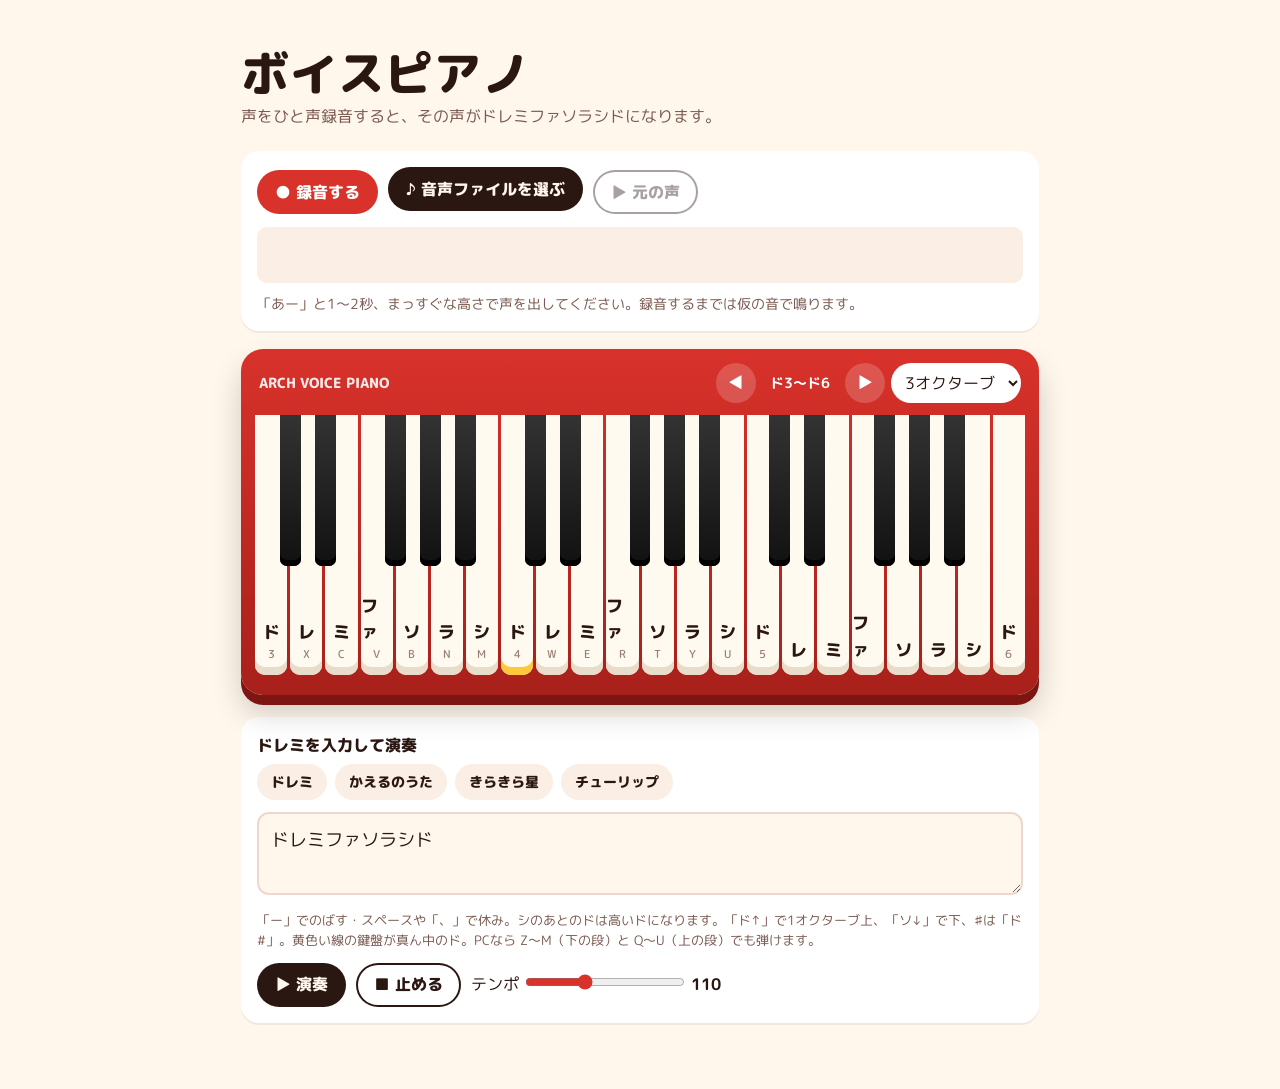
<file: piano/index.html>
<!DOCTYPE html>
<html lang="ja">
<head>
<meta charset="utf-8">
<meta name="viewport" content="width=device-width,initial-scale=1,maximum-scale=1,user-scalable=no">
<title>ボイスピアノ</title>
<link rel="preconnect" href="https://fonts.googleapis.com">
<link href="https://fonts.googleapis.com/css2?family=M+PLUS+Rounded+1c:wght@500;800&display=swap" rel="stylesheet">
<style>
/* VOICE: 遊び心、でも道具としてきちんと
   IDEA: 古いトイピアノ — 赤い筐体に白黒鍵
   PICTURE: 鍵盤そのもの（大きく、押せる）
   COLOUR and TYPE: 朱赤の筐体 #d8322b、象牙の鍵、黒鍵、アクセントに黄 #ffc83a / M PLUS Rounded 1c
   LAYOUT: タイトル → 録音パネル → 鍵盤 → ドレミ入力 */
:root{color-scheme:light dark;--bg:light-dark(#fff6ec,#1a1210);--ink:light-dark(#2a1712,#f6e9df);--body:#d8322b;--body2:#a8201b;--key:#fffaf0;--acc:#ffc83a;--mute:light-dark(#7a5a50,#c4a99d);--panel:light-dark(#ffffff,#2a1d19)}
:root[data-theme=light]{color-scheme:light}:root[data-theme=dark]{color-scheme:dark}
*{box-sizing:border-box;min-width:0}
html,body{touch-action:manipulation}
body{-webkit-tap-highlight-color:transparent;-webkit-touch-callout:none;margin:0;background:var(--bg);color:var(--ink);font:16px/1.55 "M PLUS Rounded 1c",system-ui,sans-serif;overflow-x:clip}
.wrap{max-width:900px;margin:0 auto;padding:clamp(20px,4vw,48px) max(4vw,14px)}
h1{font-size:clamp(32px,6vw,48px);line-height:1.05;margin:0 0 6px;font-weight:800;text-wrap:balance}
.lead{margin:0 0 22px;color:var(--mute)}
.panel{background:var(--panel);border-radius:18px;padding:16px;margin-bottom:18px;box-shadow:0 2px 0 rgba(0,0,0,.06)}
.row{display:flex;flex-wrap:wrap;gap:10px;align-items:center}
button,.file{font:inherit;font-weight:800;min-height:44px;padding:0 18px;border-radius:999px;border:0;cursor:pointer;background:var(--ink);color:var(--bg);display:inline-flex;align-items:center;gap:8px}
button:focus-visible,.file:focus-within,input:focus-visible{outline:3px solid var(--acc);outline-offset:2px}
button.rec{background:var(--body);color:#fff}
button.rec.on{animation:pulse 1s infinite}
button.ghost{background:transparent;color:var(--ink);box-shadow:inset 0 0 0 2px currentColor}
button:disabled{opacity:.4;cursor:default}
.file input{position:absolute;opacity:0;width:1px;height:1px}
.status{font-size:14px;color:var(--mute);margin-top:10px;min-height:1.5em}
.status b{color:var(--ink)}
canvas#wave{width:100%;height:56px;display:block;margin-top:10px;border-radius:10px;background:light-dark(#fbeee4,#22171a)}
/* toy piano body */
.piano{background:linear-gradient(180deg,var(--body),var(--body2));border-radius:22px;padding:22px 14px 16px;box-shadow:0 10px 0 #7d1612,0 18px 30px rgba(0,0,0,.18);margin-bottom:22px;position:relative}
.top{display:flex;flex-wrap:wrap;justify-content:space-between;align-items:center;gap:8px;margin:-8px 4px 12px}
.piano .name{color:#fff;font-weight:800;font-size:14px;opacity:.9}
.ctl{display:flex;align-items:center;gap:6px;color:#fff}
.ctl button{min-height:40px;width:40px;padding:0;justify-content:center;background:rgba(255,255,255,.18);color:#fff}
.ctl b{min-width:5.5em;text-align:center;font-size:14px}
.ctl select{font:inherit;font-size:16px;min-height:40px;border-radius:999px;border:0;padding:0 10px;background:#fff;color:#2a1712}
.keyscroll{overflow-x:auto;padding-bottom:4px}
.keys{position:relative;display:grid;gap:3px;height:clamp(180px,34vw,260px);user-select:none;-webkit-user-select:none;touch-action:none}
.w{background:var(--key);border-radius:0 0 10px 10px;box-shadow:inset 0 -8px 0 #e8dccb;display:flex;flex-direction:column;justify-content:flex-end;align-items:center;padding-bottom:12px;color:#2a1712;font-weight:800;font-size:clamp(11px,2.2vw,17px);cursor:pointer;transition:transform .05s}
.w small{font-size:11px;font-weight:500;color:#9a7f72}
.w.down{transform:translateY(3px);box-shadow:inset 0 -3px 0 #e8dccb;background:#fff1c7}
.w.c4{box-shadow:inset 0 -8px 0 var(--acc)}
.b{position:absolute;top:0;height:58%;background:linear-gradient(#333,#111);border-radius:0 0 7px 7px;box-shadow:inset 0 -6px 0 #000;cursor:pointer;z-index:2}
.b.down{background:#444;box-shadow:inset 0 -2px 0 #000}
.w.hit,.b.hit{background:var(--acc)}
/* sequence */
label{font-weight:800;display:block;margin-bottom:6px}
textarea{width:100%;font:inherit;font-size:18px;padding:12px;border-radius:12px;border:2px solid light-dark(#ecd8cc,#4a3530);background:var(--bg);color:var(--ink);resize:vertical;min-height:72px}
.hint{font-size:13px;color:var(--mute);margin:8px 0 12px}
.presets{display:flex;flex-wrap:wrap;gap:8px;margin-bottom:12px}
.presets button{min-height:36px;padding:0 14px;font-size:14px;background:light-dark(#fbeee4,#3a2824);color:var(--ink)}
input[type=range]{accent-color:var(--body);width:160px}
@keyframes pulse{50%{box-shadow:0 0 0 8px rgba(216,50,43,.25)}}
@media(prefers-reduced-motion:reduce){button.rec.on{animation:none}.w{transition:none}}
@media(max-width:600px){.hint{font-size:13px}}
</style>
</head>
<body>
<div class="wrap">
  <h1>ボイスピアノ</h1>
  <p class="lead">声をひと声録音すると、その声がドレミファソラシドになります。</p>

  <div class="panel">
    <div class="row">
      <button id="rec" class="rec">● 録音する</button>
      <label class="file">♪ 音声ファイルを選ぶ<input id="file" type="file" accept="audio/*"></label>
      <button id="test" class="ghost" disabled>▶ 元の声</button>
    </div>
    <canvas id="wave"></canvas>
    <div class="status" id="status">「あー」と1〜2秒、まっすぐな高さで声を出してください。録音するまでは仮の音で鳴ります。</div>
  </div>

  <div class="piano">
    <div class="top"><div class="name">ARCH VOICE PIANO</div>
      <div class="ctl"><button id="down" aria-label="1オクターブ下へ">◀</button><b id="range"></b><button id="up" aria-label="1オクターブ上へ">▶</button>
      <select id="count" aria-label="鍵盤の数"><option value="1">1オクターブ</option><option value="2">2オクターブ</option><option value="3" selected>3オクターブ</option><option value="4">4オクターブ</option></select></div></div>
    <div class="keyscroll"><div class="keys" id="keys"></div></div>
  </div>

  <div class="panel">
    <label for="seq">ドレミを入力して演奏</label>
    <div class="presets" id="presets"></div>
    <textarea id="seq">ドレミファソラシド</textarea>
    <p class="hint">「ー」でのばす・スペースや「、」で休み。シのあとのドは高いドになります。「ド↑」で1オクターブ上、「ソ↓」で下、♯は「ド#」。黄色い線の鍵盤が真ん中のド。PCなら Z〜M（下の段）と Q〜U（上の段）でも弾けます。</p>
    <div class="row">
      <button id="play">▶ 演奏</button>
      <button id="stop" class="ghost">■ 止める</button>
      <span>テンポ <input id="tempo" type="range" min="60" max="200" value="110"> <b id="bpm">110</b></span>
    </div>
  </div>
</div>

<script>
{
const C4=261.63, freq=s=>C4*2**(s/12);
const NAMES=['ド','ド#','レ','レ#','ミ','ファ','ファ#','ソ','ソ#','ラ','ラ#','シ'];
const PCKEYS='zsxdcvgbhnjmq2w3er5t6y7ui';
let oct=-1, count=3;
let ctx, buf=null, srcHz=C4, timers=[], recorder=null;
const $=id=>document.getElementById(id);
const status=t=>$('status').innerHTML=t;
const ac=()=>{if(!ctx)ctx=new (window.AudioContext||window.webkitAudioContext)();if(ctx.state==='suspended')ctx.resume();return ctx};

// keyboard
const keysEl=$('keys');
function build(){
  const base=oct*12, n=count*12, ks=[];
  for(let s=base;s<=base+n;s++)ks.push({s,b:[1,3,6,8,10].includes(((s%12)+12)%12)});
  const wh=ks.filter(k=>!k.b), W=wh.length;
  keysEl.style.gridTemplateColumns=`repeat(${W},minmax(0,1fr))`;
  keysEl.style.minWidth=(W*30)+'px';
  keysEl.innerHTML=wh.map(k=>{const nm=NAMES[((k.s%12)+12)%12],o=4+Math.floor(k.s/12),pk=PCKEYS[k.s-base]||'';
    return `<div class="w${k.s===0?' c4':''}" data-s="${k.s}">${nm}<small>${nm==='ド'?o:(pk?pk.toUpperCase():'')}</small></div>`}).join('')+
   ks.filter(k=>k.b).map(k=>{const wi=wh.findIndex(w=>w.s===k.s-1)+1;return `<div class="b" data-s="${k.s}" style="left:calc(100%/${W}*${wi} - 100%/${W}*.3);width:calc(100%/${W}*.6)"></div>`}).join('');
  $('range').textContent=`ド${4+oct}〜ド${4+oct+count}`;
  $('down').disabled=oct<=-3; $('up').disabled=oct+count>=4;
}
$('down').onclick=()=>{oct--;build()};
$('up').onclick=()=>{oct++;build()};
$('count').onchange=e=>{count=+e.target.value;if(oct+count>4)oct=4-count;if(count===1&&oct<0)oct=0;build()};
if(innerWidth<600){count=2;$('count').value='2'}
build();
const keyEl=s=>keysEl.querySelector(`[data-s="${s}"]`);

function play(s,dur){
  const c=ac(), t=c.currentTime, g=c.createGain(); g.connect(c.destination);
  const len=dur||1.2;
  if(buf){
    const src=c.createBufferSource(); src.buffer=buf; src.playbackRate.value=freq(s)/srcHz;
    src.connect(g); g.gain.setValueAtTime(0,t); g.gain.linearRampToValueAtTime(1,t+.01);
    const end=Math.min(len,buf.duration/src.playbackRate.value);
    g.gain.setValueAtTime(1,t+Math.max(.02,end-.08)); g.gain.linearRampToValueAtTime(0,t+end);
    src.start(t); src.stop(t+end+.02);
  }else{
    const o=c.createOscillator(); o.type='triangle'; o.frequency.value=freq(s); o.connect(g);
    g.gain.setValueAtTime(0,t); g.gain.linearRampToValueAtTime(.4,t+.01); g.gain.exponentialRampToValueAtTime(.001,t+len);
    o.start(t); o.stop(t+len);
  }
  const el=keyEl(s); if(el){el.classList.add('hit'); setTimeout(()=>el.classList.remove('hit'),Math.min(len*1000,350))}
}

// pointer play (glide across keys)
let down=false,last=null;
const hitAt=e=>{const el=document.elementFromPoint(e.clientX,e.clientY);return el&&el.closest('.w,.b')};
const press=el=>{if(!el||el===last)return;if(last)last.classList.remove('down');last=el;el.classList.add('down');play(+el.dataset.s)};
keysEl.addEventListener('pointerdown',e=>{e.preventDefault();down=true;press(hitAt(e))});
keysEl.addEventListener('touchstart',e=>e.preventDefault(),{passive:false});
document.addEventListener('dblclick',e=>e.preventDefault(),{passive:false});
document.addEventListener('gesturestart',e=>e.preventDefault(),{passive:false});
keysEl.addEventListener('pointermove',e=>{if(down)press(hitAt(e))});
const up=()=>{down=false;if(last)last.classList.remove('down');last=null};
addEventListener('pointerup',up);addEventListener('pointercancel',up);
addEventListener('keydown',e=>{if(e.target.tagName==='TEXTAREA'||e.repeat)return;const i=PCKEYS.indexOf(e.key.toLowerCase());if(i>=0)play(oct*12+i)});

// sample prep: trim silence, detect pitch
function prep(raw){
  const d=raw.getChannelData(0), sr=raw.sampleRate;
  let peak=0; for(let i=0;i<d.length;i++)peak=Math.max(peak,Math.abs(d[i]));
  if(peak<.01) throw new Error('quiet');
  const th=peak*.08; let a=0,b=d.length-1;
  while(a<b&&Math.abs(d[a])<th)a++; while(b>a&&Math.abs(d[b])<th)b--;
  a=Math.max(0,a-Math.floor(sr*.01)); b=Math.min(d.length,b+Math.floor(sr*.05));
  const out=ac().createBuffer(1,b-a,sr), o=out.getChannelData(0), gain=.9/peak;
  for(let i=0;i<b-a;i++)o[i]=d[a+i]*gain;
  return out;
}
function detect(b){
  const d=b.getChannelData(0), sr=b.sampleRate, N=2048;
  if(d.length<N*2)return null;
  const hz=[];
  for(let st=Math.floor(d.length*.2);st+N<d.length*.8;st+=N/2){
    const minL=Math.floor(sr/1000), maxL=Math.floor(sr/70);
    let best=0,bl=-1,r0=0; for(let i=0;i<N;i++)r0+=d[st+i]*d[st+i];
    if(r0<1e-3)continue;
    const r=new Float32Array(maxL+2);
    for(let l=minL;l<=maxL+1;l++){let s=0;for(let i=0;i<N-l;i++)s+=d[st+i]*d[st+i+l];r[l]=s/r0}
    for(let l=minL+1;l<=maxL;l++)if(r[l]>r[l-1]&&r[l]>=r[l+1]&&r[l]>best){best=r[l];bl=l}
    // prefer first strong peak (avoid octave errors)
    for(let l=minL+1;l<=maxL;l++)if(r[l]>r[l-1]&&r[l]>=r[l+1]&&r[l]>best*.9){bl=l;break}
    if(bl>0&&best>.5){const y0=r[bl-1],y1=r[bl],y2=r[bl+1],p=(y0-y2)/(2*(y0-2*y1+y2))||0;hz.push(sr/(bl+p))}
  }
  if(!hz.length)return null; hz.sort((x,y)=>x-y); return hz[Math.floor(hz.length/2)];
}
function drawWave(b){
  const cv=$('wave'),W=cv.clientWidth*devicePixelRatio,H=cv.clientHeight*devicePixelRatio;cv.width=W;cv.height=H;
  const g=cv.getContext('2d'),d=b.getChannelData(0),step=Math.ceil(d.length/W);
  g.fillStyle='#d8322b';
  for(let x=0;x<W;x++){let m=0;for(let i=0;i<step;i++)m=Math.max(m,Math.abs(d[x*step+i]||0));const h=Math.max(1,m*H*.9);g.fillRect(x,(H-h)/2,1,h)}
}
async function load(arr){
  try{
    const raw=await ac().decodeAudioData(arr);
    buf=prep(raw); const hz=detect(buf);
    srcHz=hz||C4; drawWave(buf); $('test').disabled=false;
    if(hz){const m=Math.round(12*Math.log2(hz/C4)),nm=NAMES[((m%12)+12)%12],oct=4+Math.floor(m/12);
      status(`準備OK。あなたの声は約 <b>${Math.round(hz)}Hz（${nm}・第${oct}オクターブ付近）</b>。鍵盤を押すと正しい音程に合わせて鳴ります。`)}
    else status('準備OK。音程がうまく測れなかったので、録音した声を「ド」として扱います。まっすぐな「あー」で録り直すと正確になります。');
  }catch(e){status(e.message==='quiet'?'音が小さすぎました。もう少し大きな声で録り直してください。':'この音声は読み込めませんでした。別の形式で試してください。')}
}

// recording
$('rec').onclick=async()=>{
  ac();
  if(recorder&&recorder.state==='recording'){recorder.stop();return}
  try{
    const stream=await navigator.mediaDevices.getUserMedia({audio:{echoCancellation:false,noiseSuppression:false,autoGainControl:false}});
    const chunks=[]; recorder=new MediaRecorder(stream);
    recorder.ondataavailable=e=>chunks.push(e.data);
    recorder.onstop=async()=>{stream.getTracks().forEach(t=>t.stop());$('rec').classList.remove('on');$('rec').textContent='● 録り直す';
      status('解析中…');load(await new Blob(chunks).arrayBuffer())};
    recorder.start(); $('rec').classList.add('on'); $('rec').textContent='■ 録音を止める';
    status('録音中…「あー」と声を出して、止めるを押してください。');
    setTimeout(()=>{if(recorder.state==='recording')recorder.stop()},4000);
  }catch(e){status('この画面ではマイクが使えません。スマホのボイスメモ等で「あー」を録音し、<b>「音声ファイルを選ぶ」</b>から読み込んでください。')}
};
$('file').onchange=async e=>{const f=e.target.files[0];if(!f)return;status('解析中…');load(await f.arrayBuffer())};
$('test').onclick=()=>{const c=ac(),s=c.createBufferSource();s.buffer=buf;s.connect(c.destination);s.start()};

// sequence
const PRESETS=[['ドレミ','ドレミファソラシド'],['かえるのうた','ドレミファミレド　ミファソラソファミ　ドー　ドー　ドー　ドー　ドドレレミミファファミーレードー'],['きらきら星','ドドソソララソー　ファファミミレレドー　ソソファファミミレー　ソソファファミミレー　ドドソソララソー　ファファミミレレドー'],['チューリップ','ドレミー　ドレミー　ソミレドレミレー']];
$('presets').innerHTML=PRESETS.map((p,i)=>`<button data-i="${i}">${p[0]}</button>`).join('');
$('presets').onclick=e=>{const b=e.target.closest('button');if(b){$('seq').value=PRESETS[b.dataset.i][1];playSeq()}};
function parse(txt){
  const out=[]; let i=0, prev=null;
  const map=[['ファ',5],['ド',0],['レ',2],['ミ',4],['ソ',7],['ラ',9],['シ',11]];
  while(i<txt.length){
    const ch=txt[i];
    if(ch==='ー'||ch==='-'||ch==='～'){if(out.length)out[out.length-1].len++;i++;continue}
    if(/[\s、,。・]/.test(ch)){out.push({s:null,len:1});i++;continue}
    const m=map.find(([k])=>txt.startsWith(k,i));
    if(!m){i++;continue}
    i+=m[0].length; let s=m[1];
    if(txt[i]==='#'||txt[i]==='♯'){s++;i++}
    if(txt[i]==='↑'||txt[i]==="'"){s+=12;i++}
    else if(txt[i]==='↓'){s-=12;i++}
    else if(s===0&&prev!==null&&prev>=9)s=12;
    out.push({s,len:1}); prev=s%12===0&&s===12?12:s;
  }
  return out;
}
function stopSeq(){timers.forEach(clearTimeout);timers=[]}
function playSeq(){
  ac(); stopSeq();
  const beat=60/ +$('tempo').value; let t=0;
  for(const n of parse($('seq').value)){
    if(n.s!==null){const s=n.s,d=n.len*beat;timers.push(setTimeout(()=>play(s,Math.max(d*.95,.15)),t*1000))}
    t+=n.len*beat;
  }
}
$('play').onclick=playSeq; $('stop').onclick=stopSeq;
$('tempo').oninput=e=>$('bpm').textContent=e.target.value;
}
</script>
</body>
</html>
</file>
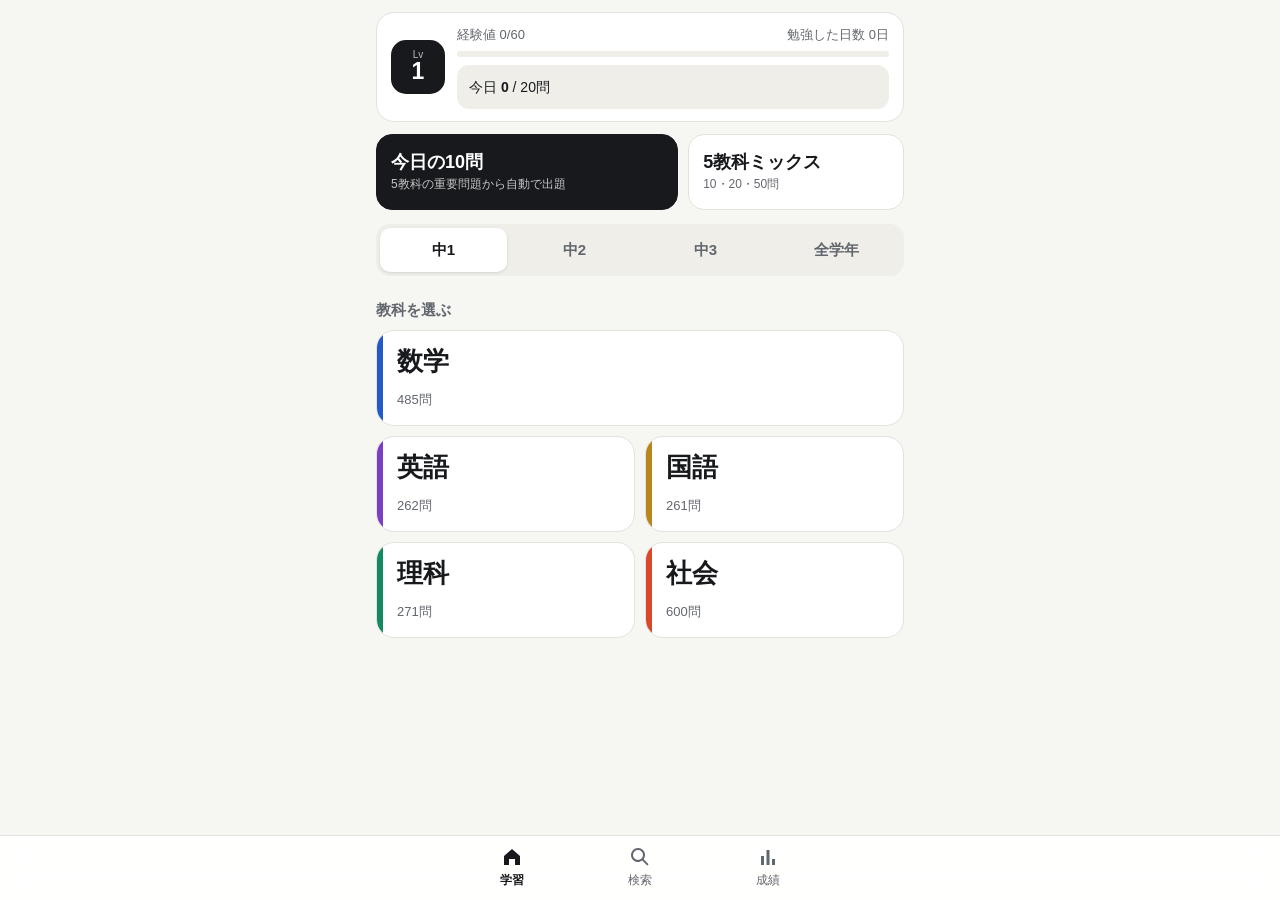
<file: study/index.html>
<!DOCTYPE html>
<html lang="ja">
<head>
<meta charset="utf-8">
<meta name="viewport" content="width=device-width, initial-scale=1, viewport-fit=cover">
<meta name="apple-mobile-web-app-capable" content="yes">
<meta name="apple-mobile-web-app-title" content="テスト対策">
<meta name="theme-color" content="#f6f6f3">
<title>テスト対策ドリル</title>
<link rel="stylesheet" href="style.css?v=6">
</head>
<body>
<div id="app" aria-live="polite"></div>
<div id="fb" class="fb" hidden></div>
<nav class="tabbar" id="tabbar">
  <button data-tab="home" class="on"><svg viewBox="0 0 24 24"><path d="M4 11 12 4l8 7v9h-5v-6H9v6H4z"/></svg>学習</button>
  <button data-tab="search"><svg viewBox="0 0 24 24"><path d="M10 3a7 7 0 0 1 5.6 11.2l5 5-1.4 1.4-5-5A7 7 0 1 1 10 3zm0 2a5 5 0 1 0 0 10 5 5 0 0 0 0-10z"/></svg>検索</button>
  <button data-tab="stats"><svg viewBox="0 0 24 24"><path d="M5 20V11h3v9zm5.5 0V5h3v15zM16 20v-6h3v6z"/></svg>成績</button>
</nav>
<div id="modal" class="modal" hidden></div>
<div id="toast" class="toast" hidden></div>

<!-- 問題データまわり（問題ファイル自体は data/manifest.js に書いたものを app.js が読み込む） -->
<script src="data/registry.js?v=6"></script>
<script src="data/catalog.js?v=6"></script>
<script src="data/manifest.js?v=6"></script>
<!-- アプリ本体 -->
<script src="app.js?v=6"></script>
</body>
</html>
</file>
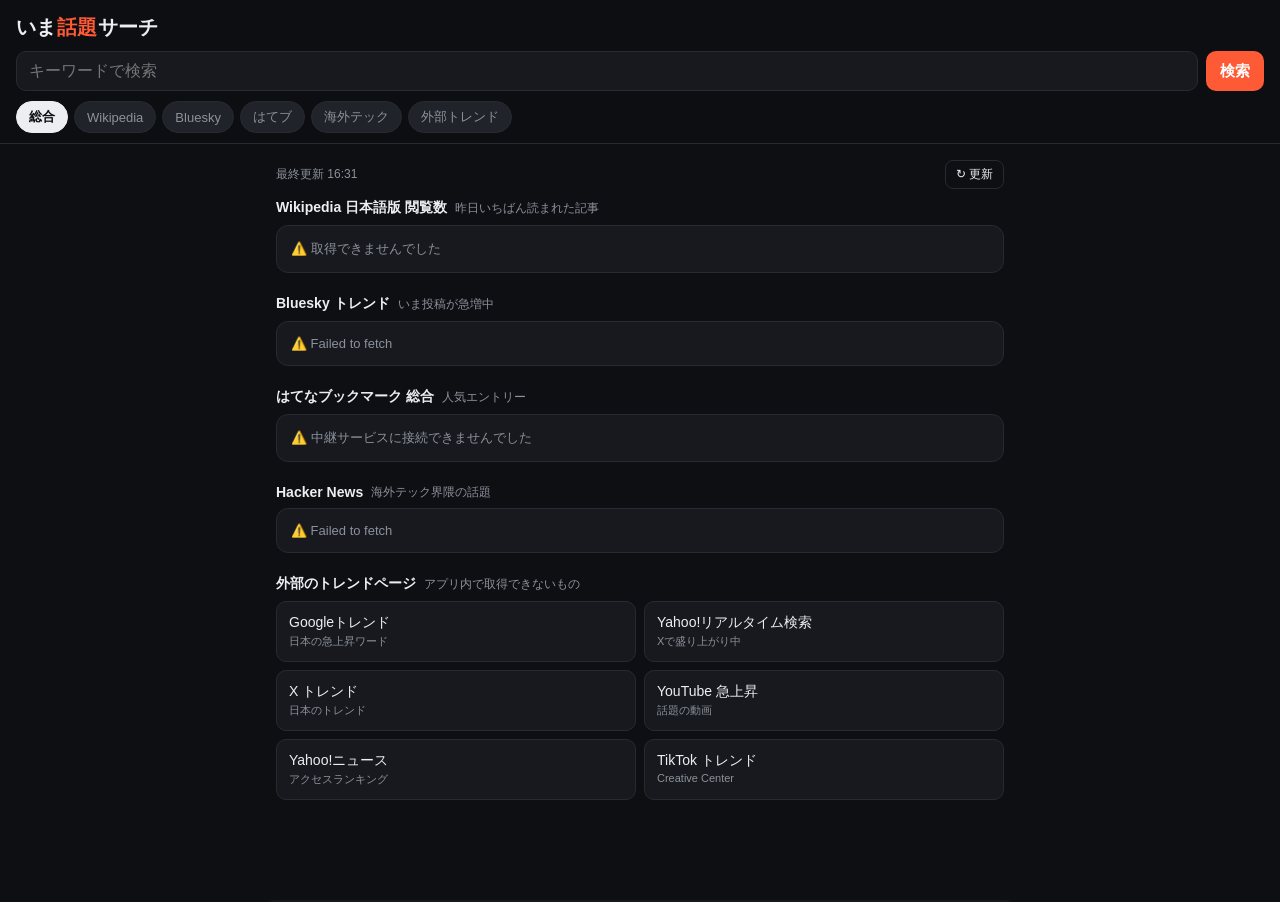
<file: trend/index.html>
<!DOCTYPE html>
<html lang="ja">
<head>
<meta charset="UTF-8">
<meta name="viewport" content="width=device-width, initial-scale=1">
<title>いま話題サーチ</title>
<style>
  :root{--bg:#0e0f12;--card:#17191e;--line:#262a31;--text:#eceef2;--sub:#8b919c;--accent:#ff5a36;--chip:#20232a}
  *{box-sizing:border-box}
  body{margin:0;background:var(--bg);color:var(--text);font-family:-apple-system,BlinkMacSystemFont,"Hiragino Sans","Noto Sans JP",sans-serif;-webkit-font-smoothing:antialiased}
  header{position:sticky;top:0;z-index:5;background:rgba(14,15,18,.92);backdrop-filter:blur(10px);border-bottom:1px solid var(--line);padding:14px 16px 10px}
  h1{margin:0 0 10px;font-size:20px;letter-spacing:.02em}
  h1 span{color:var(--accent)}
  .searchbar{display:flex;gap:8px}
  .searchbar input{flex:1;min-width:0;background:var(--card);border:1px solid var(--line);color:var(--text);border-radius:10px;padding:10px 12px;font-size:16px}
  .searchbar button{background:var(--accent);border:0;color:#fff;font-weight:700;border-radius:10px;padding:0 14px;font-size:15px}
  .tabs{display:flex;gap:6px;overflow-x:auto;margin-top:10px;scrollbar-width:none}
  .tabs::-webkit-scrollbar{display:none}
  .tab{flex:none;background:var(--chip);border:1px solid var(--line);color:var(--sub);border-radius:999px;padding:6px 12px;font-size:13px}
  .tab.on{background:var(--text);color:var(--bg);border-color:var(--text);font-weight:700}
  main{padding:12px 16px 80px;max-width:760px;margin:0 auto}
  .meta{display:flex;justify-content:space-between;align-items:center;color:var(--sub);font-size:12px;margin:4px 0 10px}
  .meta button{background:none;border:1px solid var(--line);color:var(--text);border-radius:8px;padding:5px 10px;font-size:12px}
  section{margin-bottom:22px}
  section h2{font-size:14px;margin:0 0 8px;display:flex;align-items:center;gap:8px}
  section h2 small{color:var(--sub);font-weight:400}
  ol{list-style:none;margin:0;padding:0;background:var(--card);border:1px solid var(--line);border-radius:12px;overflow:hidden}
  li{display:flex;align-items:center;gap:10px;padding:11px 12px;border-top:1px solid var(--line);cursor:pointer}
  li:first-child{border-top:0}
  li:active{background:#1f2228}
  .rank{width:24px;text-align:right;color:var(--sub);font-variant-numeric:tabular-nums;font-size:13px;flex:none}
  li:nth-child(-n+3) .rank{color:var(--accent);font-weight:800}
  .body{flex:1;min-width:0}
  .title{font-size:15px;line-height:1.35;word-break:break-word}
  .sub{color:var(--sub);font-size:12px;margin-top:2px}
  .src{font-size:10px;color:var(--sub);border:1px solid var(--line);border-radius:4px;padding:1px 5px;flex:none}
  .msg{color:var(--sub);font-size:13px;padding:14px;background:var(--card);border:1px solid var(--line);border-radius:12px}
  .links{display:grid;grid-template-columns:1fr 1fr;gap:8px}
  .links a{display:block;background:var(--card);border:1px solid var(--line);border-radius:10px;padding:12px;color:var(--text);text-decoration:none;font-size:14px}
  .links a small{display:block;color:var(--sub);font-size:11px;margin-top:2px}
  /* sheet */
  .sheet-bg{position:fixed;inset:0;background:rgba(0,0,0,.55);display:none;z-index:10}
  .sheet{position:fixed;left:0;right:0;bottom:0;background:var(--card);border-radius:16px 16px 0 0;padding:16px 16px calc(16px + env(safe-area-inset-bottom));transform:translateY(100%);transition:transform .2s;z-index:11;max-width:760px;margin:0 auto}
  .sheet.on{transform:none}
  .sheet h3{margin:0 0 12px;font-size:16px;word-break:break-word}
  .sheet .grid{display:grid;grid-template-columns:1fr 1fr;gap:8px}
  .sheet a{display:block;text-align:center;background:var(--chip);border:1px solid var(--line);border-radius:10px;padding:12px 6px;color:var(--text);text-decoration:none;font-size:14px}
  .sheet .close{width:100%;margin-top:10px;background:none;border:1px solid var(--line);color:var(--sub);border-radius:10px;padding:10px;font-size:14px}
</style>
</head>
<body>
<header>
  <h1>いま<span>話題</span>サーチ</h1>
  <form class="searchbar" id="searchForm">
    <input id="q" type="search" placeholder="キーワードで検索" autocomplete="off">
    <button type="submit">検索</button>
  </form>
  <div class="tabs" id="tabs">
    <button class="tab on" data-f="all">総合</button>
    <button class="tab" data-f="wiki">Wikipedia</button>
    <button class="tab" data-f="bsky">Bluesky</button>
    <button class="tab" data-f="hatena">はてブ</button>
    <button class="tab" data-f="hn">海外テック</button>
    <button class="tab" data-f="links">外部トレンド</button>
  </div>
</header>

<main>
  <div class="meta"><span id="updated">読み込み中…</span><button id="reload">↻ 更新</button></div>
  <div id="content"></div>
</main>

<div class="sheet-bg" id="sheetBg"></div>
<div class="sheet" id="sheet">
  <h3 id="sheetTitle"></h3>
  <div class="grid" id="sheetLinks"></div>
  <button class="close" id="sheetClose">閉じる</button>
</div>

<script>
const SOURCES = {
  wiki:   {name:"Wikipedia 日本語版 閲覧数", note:"昨日いちばん読まれた記事"},
  bsky:   {name:"Bluesky トレンド", note:"いま投稿が急増中"},
  hatena: {name:"はてなブックマーク 総合", note:"人気エントリー"},
  hn:     {name:"Hacker News", note:"海外テック界隈の話題"},
};
const data = {wiki:null,bsky:null,hatena:null,hn:null};
let filter = "all";

const enc = encodeURIComponent;
const SEARCHES = [
  ["Google", q=>`https://www.google.com/search?q=${enc(q)}`],
  ["Googleニュース", q=>`https://news.google.com/search?q=${enc(q)}&hl=ja&gl=JP&ceid=JP:ja`],
  ["X（最新）", q=>`https://x.com/search?q=${enc(q)}&f=live`],
  ["Yahoo!リアルタイム", q=>`https://search.yahoo.co.jp/realtime/search?p=${enc(q)}`],
  ["YouTube", q=>`https://www.youtube.com/results?search_query=${enc(q)}`],
  ["Wikipedia", q=>`https://ja.wikipedia.org/w/index.php?search=${enc(q)}`],
];

function esc(s){return String(s).replace(/[&<>"']/g,c=>({"&":"&amp;","<":"&lt;",">":"&gt;",'"':"&quot;","'":"&#39;"}[c]))}
function num(n){return n>=10000?(n/10000).toFixed(1)+"万":n.toLocaleString()}

async function getJSON(url, ms=10000){
  const c = new AbortController(); const t=setTimeout(()=>c.abort(),ms);
  try{const r=await fetch(url,{signal:c.signal}); if(!r.ok) throw new Error(r.status); return await r.json();}
  finally{clearTimeout(t)}
}

/* ---- Wikipedia（昨日→一昨日の順に試す） ---- */
const WIKI_SKIP = /^(メインページ|特別:|Wikipedia:|ファイル:|Help:|ヘルプ:|Portal:|-$)/;
async function loadWiki(){
  for(let back=1; back<=3; back++){
    const d=new Date(Date.now()-back*86400000);
    const y=d.getUTCFullYear(), m=String(d.getUTCMonth()+1).padStart(2,"0"), dd=String(d.getUTCDate()).padStart(2,"0");
    try{
      const j=await getJSON(`https://wikimedia.org/api/rest_v1/metrics/pageviews/top/ja.wikipedia.org/all-access/${y}/${m}/${dd}`);
      const arts=j.items[0].articles.filter(a=>!WIKI_SKIP.test(a.article)).slice(0,20);
      return {when:`${+m}/${+dd}`, items:arts.map(a=>({
        title:a.article.replace(/_/g," "), sub:`${num(a.views)} 閲覧`,
        url:`https://ja.wikipedia.org/wiki/${enc(a.article)}`}))};
    }catch(e){}
  }
  throw new Error("取得できませんでした");
}

/* ---- Bluesky ---- */
async function loadBsky(){
  try{
    const j=await getJSON("https://public.api.bsky.app/xrpc/app.bsky.unspecced.getTrends?limit=20");
    return {items:j.trends.map(t=>({title:t.displayName||t.topic,
      sub:[t.postCount?`${num(t.postCount)} 投稿`:"", t.status==="hot"?"🔥急上昇":""].filter(Boolean).join(" ・ "),
      url:"https://bsky.app"+t.link}))};
  }catch(e){
    const j=await getJSON("https://public.api.bsky.app/xrpc/app.bsky.unspecced.getTrendingTopics?limit=20");
    return {items:j.topics.map(t=>({title:t.displayName||t.topic, sub:"", url:"https://bsky.app"+t.link}))};
  }
}

/* ---- はてなブックマーク（RSSを中継サービス経由で取得。失敗することあり） ---- */
async function loadHatena(){
  const rss="https://b.hatena.ne.jp/hotentry/all.rss";
  const proxies=[u=>`https://api.allorigins.win/raw?url=${enc(u)}`, u=>`https://corsproxy.io/?url=${enc(u)}`];
  for(const p of proxies){
    try{
      const c=new AbortController(); const t=setTimeout(()=>c.abort(),10000);
      const r=await fetch(p(rss),{signal:c.signal}); clearTimeout(t);
      if(!r.ok) continue;
      const xml=new DOMParser().parseFromString(await r.text(),"text/xml");
      const items=[...xml.getElementsByTagName("item")].slice(0,20).map(it=>{
        const g=n=>(it.getElementsByTagName(n)[0]||{}).textContent||"";
        const users=g("hatena:bookmarkcount");
        let host=""; try{host=new URL(g("link")).hostname}catch(e){}
        return {title:g("title"), sub:[users?`${users} users`:"",host].filter(Boolean).join(" ・ "), url:g("link")};
      });
      if(items.length) return {items};
    }catch(e){}
  }
  throw new Error("中継サービスに接続できませんでした");
}

/* ---- Hacker News ---- */
async function loadHN(){
  const j=await getJSON("https://hn.algolia.com/api/v1/search?tags=front_page&hitsPerPage=20");
  return {items:j.hits.sort((a,b)=>b.points-a.points).map(h=>({title:h.title,
    sub:`${h.points} pt ・ ${h.num_comments||0} コメント`,
    url:h.url||`https://news.ycombinator.com/item?id=${h.objectID}`}))};
}

const LOADERS={wiki:loadWiki,bsky:loadBsky,hatena:loadHatena,hn:loadHN};

function listHTML(key,items,limit){
  return `<ol>${items.slice(0,limit).map((it,i)=>`
    <li data-src="${key}" data-i="${i}">
      <span class="rank">${i+1}</span>
      <div class="body"><div class="title">${esc(it.title)}</div>${it.sub?`<div class="sub">${esc(it.sub)}</div>`:""}</div>
    </li>`).join("")}</ol>`;
}

function sectionHTML(key,limit){
  const s=SOURCES[key], d=data[key];
  const when = d&&d.when ? `（${d.when}）` : "";
  let inner;
  if(d===null) inner=`<div class="msg">読み込み中…</div>`;
  else if(d.error) inner=`<div class="msg">⚠️ ${esc(d.error)}</div>`;
  else inner=listHTML(key,d.items,limit);
  return `<section><h2>${s.name}<small>${s.note}${when}</small></h2>${inner}</section>`;
}

function linksHTML(){
  const L=[
    ["Googleトレンド","日本の急上昇ワード","https://trends.google.co.jp/trending?geo=JP"],
    ["Yahoo!リアルタイム検索","Xで盛り上がり中","https://search.yahoo.co.jp/realtime"],
    ["X トレンド","日本のトレンド","https://x.com/explore/tabs/trending"],
    ["YouTube 急上昇","話題の動画","https://www.youtube.com/feed/trending"],
    ["Yahoo!ニュース","アクセスランキング","https://news.yahoo.co.jp/ranking/access/news"],
    ["TikTok トレンド","Creative Center","https://ads.tiktok.com/business/creativecenter/inspiration/popular/hashtag/pc/ja"],
  ];
  return `<section><h2>外部のトレンドページ<small>アプリ内で取得できないもの</small></h2>
    <div class="links">${L.map(([t,s,u])=>`<a href="${u}" target="_blank" rel="noopener">${t}<small>${s}</small></a>`).join("")}</div></section>`;
}

function render(){
  const el=document.getElementById("content");
  if(filter==="links"){el.innerHTML=linksHTML();return;}
  if(filter==="all"){
    el.innerHTML=["wiki","bsky","hatena","hn"].map(k=>sectionHTML(k,10)).join("")+linksHTML();
  }else{
    el.innerHTML=sectionHTML(filter,20);
  }
}

async function loadAll(){
  for(const k in data) data[k]=null;
  document.getElementById("updated").textContent="読み込み中…";
  render();
  await Promise.all(Object.keys(LOADERS).map(async k=>{
    try{data[k]=await LOADERS[k]()}catch(e){data[k]={error:e.message||"取得に失敗しました"}}
    render();
  }));
  const n=new Date();
  document.getElementById("updated").textContent=`最終更新 ${n.getHours()}:${String(n.getMinutes()).padStart(2,"0")}`;
}

/* ---- 検索シート ---- */
function openSheet(q, originUrl){
  document.getElementById("sheetTitle").textContent=q;
  const links=SEARCHES.map(([n,f])=>[n,f(q)]);
  if(originUrl) links.unshift(["元のページ",originUrl]);
  document.getElementById("sheetLinks").innerHTML=links.map(([n,u])=>`<a href="${esc(u)}" target="_blank" rel="noopener">${esc(n)}</a>`).join("");
  document.getElementById("sheetBg").style.display="block";
  requestAnimationFrame(()=>document.getElementById("sheet").classList.add("on"));
}
function closeSheet(){
  document.getElementById("sheet").classList.remove("on");
  document.getElementById("sheetBg").style.display="none";
}

document.getElementById("content").addEventListener("click",e=>{
  const li=e.target.closest("li"); if(!li) return;
  const it=data[li.dataset.src].items[+li.dataset.i];
  openSheet(it.title,it.url);
});
document.getElementById("tabs").addEventListener("click",e=>{
  const b=e.target.closest(".tab"); if(!b) return;
  document.querySelectorAll(".tab").forEach(t=>t.classList.toggle("on",t===b));
  filter=b.dataset.f; render(); window.scrollTo(0,0);
});
document.getElementById("searchForm").addEventListener("submit",e=>{
  e.preventDefault(); const q=document.getElementById("q").value.trim(); if(q) openSheet(q);
});
document.getElementById("sheetBg").onclick=closeSheet;
document.getElementById("sheetClose").onclick=closeSheet;
document.getElementById("reload").onclick=loadAll;

loadAll();
</script>
</body>
</html>
</file>
<file: study/style.css>
/*
VOICE: 落ち着いた学習ノート。中学生向けだが子どもっぽくしない
IDEA: 赤ペンで採点される答案用紙と、教科ごとの色インデックス
PICTURE: 問題カードと親指で押せる大きな回答ボタンが主役
COLOUR and TYPE: 紙の白・インクの黒・赤ペンの朱。教科色は付箋程度。システムの日本語ゴシック
LAYOUT: iPhone縦1カラム（最大560px）、解説は画面下からのシート、下にタブバー
*/
:root{color-scheme:light dark;
  --bg:light-dark(#f6f6f3,#121314);--card:light-dark(#ffffff,#1c1d1f);--ink:light-dark(#17191c,#eceae5);
  --sub:light-dark(#62666d,#a2a5aa);--line:light-dark(#e3e2dc,#2e3033);--soft:light-dark(#efeee9,#26282b);
  --red:light-dark(#d93a24,#ff6b55);--redsoft:light-dark(#fdebe7,#3a201b);
  --ok:light-dark(#0f7f55,#3fcf8e);--oksoft:light-dark(#e3f5ec,#15302a);
  --blue:light-dark(#2448a8,#8fa9ff);--bluesoft:light-dark(#e9eefb,#1f2640);
  --amber:light-dark(#b86a00,#ffb547);--ambersoft:light-dark(#fff2dc,#3a2c12)}
:root[data-theme=light]{color-scheme:light}:root[data-theme=dark]{color-scheme:dark}
*{box-sizing:border-box;min-width:0;-webkit-tap-highlight-color:transparent}
html,body{margin:0;background:var(--bg);color:var(--ink);-webkit-text-size-adjust:100%}
body{font:17px/1.6 -apple-system,BlinkMacSystemFont,"Hiragino Sans","Hiragino Kaku Gothic ProN","Noto Sans JP","Yu Gothic",sans-serif;overflow-x:clip;
  padding:env(safe-area-inset-top) env(safe-area-inset-right) calc(80px + env(safe-area-inset-bottom)) env(safe-area-inset-left)}
#app{max-width:560px;margin:0 auto;padding:12px 16px 24px}
button{font:inherit;color:inherit;cursor:pointer;touch-action:manipulation}
button:focus-visible,.input:focus-visible{outline:3px solid var(--blue);outline-offset:2px}
h1{font-size:28px;line-height:1.2;margin:6px 0 12px}
h2{font-size:15px;color:var(--sub);font-weight:700;margin:22px 0 8px}
h2.top{margin-top:8px}
.muted{color:var(--sub);font-size:14px}
.center{text-align:center}.mt{margin-top:10px}.lead{margin:-6px 0 12px}.small2{font-size:13px;margin:6px 0 0}
.empty{text-align:center;color:var(--sub);padding:60px 10px}

/* ステータス */
.status{display:grid;grid-template-columns:auto minmax(0,1fr);gap:12px;align-items:center;background:var(--card);border:1px solid var(--line);border-radius:18px;padding:12px 14px}
.lv{width:54px;height:54px;border-radius:15px;background:var(--ink);color:var(--card);display:grid;place-content:center;text-align:center;line-height:1}
.lv small{font-size:10px;opacity:.7}.lv b{font-size:23px}
.xpline{display:flex;justify-content:space-between;gap:8px;font-size:13px;color:var(--sub);white-space:nowrap}
.xpline span:last-child{overflow:hidden;text-overflow:ellipsis}
.xpbar,.goalbar{display:block;height:6px;border-radius:3px;background:var(--soft);overflow:hidden}
.xpbar{margin:5px 0 8px}
.xpbar i,.goalbar i{display:block;height:100%;background:var(--blue);border-radius:3px;transition:width .4s}
.goalbar i{background:var(--red)}
.goal{width:100%;display:flex;align-items:center;gap:10px;border:0;background:var(--soft);border-radius:12px;padding:8px 12px;min-height:44px;font-size:14px;text-align:left}
.goal span:first-child{white-space:nowrap}.goal .goalbar{flex:1}
.goal .ok{color:var(--ok);font-weight:700;white-space:nowrap}

/* 学年・難易度切替 */
.seg{display:grid;grid-auto-flow:column;grid-auto-columns:minmax(0,1fr);gap:4px;background:var(--soft);border-radius:14px;padding:4px;margin:14px 0 0}
.seg button{border:0;background:none;border-radius:10px;min-height:44px;font-size:15px;font-weight:600;color:var(--sub);white-space:nowrap}
.seg button.on{background:var(--card);color:var(--ink);box-shadow:0 1px 3px rgba(0,0,0,.12)}
.seg.diff button{font-size:13px}

/* ホーム：教科 */
.subjects{display:grid;grid-template-columns:minmax(0,1fr) minmax(0,1fr);gap:10px}
.subj{position:relative;border:1px solid var(--line);background:var(--card);border-radius:18px;min-height:96px;padding:16px 16px 14px 20px;text-align:left;display:flex;flex-direction:column;justify-content:space-between;overflow:hidden}
.subj::before{content:"";position:absolute;left:0;top:0;bottom:0;width:6px;background:var(--c)}
.subj:first-child{grid-column:1/-1}
.sname{font-size:26px;font-weight:800;line-height:1.1}
.smeta{font-size:13px;color:var(--sub)}
.subj:active,.row:active:not(:disabled),.mode:active:not(:disabled){transform:scale(.985)}
.resume{display:flex;flex-direction:column;align-items:flex-start;width:100%;border:0;border-radius:16px;background:var(--bluesoft);padding:12px 16px;margin-top:14px;text-align:left;min-height:64px}
.resume b{font-size:19px;line-height:1.3}

/* 単元リスト */
.nav{display:flex;align-items:center;gap:8px;min-height:44px;margin-top:2px}
.back{border:0;background:none;color:var(--blue);font-size:16px;font-weight:600;padding:8px 8px 8px 0;min-height:44px}
.path{font-size:13px;color:var(--sub);overflow:hidden;text-overflow:ellipsis;white-space:nowrap}
.cat{display:flex;align-items:flex-end;justify-content:space-between;gap:8px}
.cat h2{font-size:18px;color:var(--ink)}
.mini{border:0;background:none;color:var(--blue);font-size:14px;font-weight:600;padding:10px 0 8px;min-height:44px;white-space:nowrap}
.list{display:grid;gap:8px}
.row{display:flex;align-items:center;gap:10px;width:100%;min-height:60px;padding:10px 14px 10px 16px;border-radius:14px;border:1px solid var(--line);background:var(--card);text-align:left}
.row .lbl{font-size:18px;font-weight:700;line-height:1.35}
.row .meta{margin-left:auto;display:flex;flex-direction:column;align-items:flex-end;font-size:12px;color:var(--sub);white-space:nowrap;line-height:1.35}
.row .r{font-weight:800;font-size:14px}.row .w{color:var(--red);font-weight:700}
.row .arrow{color:var(--sub);font-size:22px}
.row:disabled{opacity:.42;cursor:default}
.row.all{background:var(--ink);color:var(--card);border-color:var(--ink)}
.row.all .meta,.row.all .arrow,.row.all .r,.row.all .w{color:inherit!important;opacity:.85}

/* モード */
.chips{display:flex;flex-wrap:wrap;gap:6px}
.chip{font-size:13px;padding:5px 11px;border-radius:99px;background:var(--soft);white-space:nowrap}
.weakline{display:flex;flex-wrap:wrap;gap:6px;margin-top:8px}
.wl{font-size:13px;font-weight:700;padding:4px 10px;border-radius:8px;white-space:nowrap}
.l1{background:var(--bluesoft);color:var(--blue)}.l2{background:var(--ambersoft);color:var(--amber)}.l3{background:var(--redsoft);color:var(--red)}
.modes{display:grid;grid-template-columns:minmax(0,1fr) minmax(0,1fr);gap:10px;margin-top:14px}
.mode{border:1px solid var(--line);background:var(--card);border-radius:16px;padding:13px 14px;text-align:left;min-height:96px;display:flex;flex-direction:column;justify-content:space-between;gap:6px}
.mode .mt{display:flex;flex-direction:column;gap:2px;margin:0}
.mode b{font-size:17px;line-height:1.3}.mode .mt span{font-size:12px;color:var(--sub);line-height:1.4}
.mode .mn{font-size:14px;font-weight:800;color:var(--blue)}
.mode:disabled{opacity:.42}
.mode.main{grid-column:1/-1;background:var(--red);color:#fff;border-color:var(--red);min-height:84px;flex-direction:row;align-items:center}
.mode.main .mt span,.mode.main .mn{color:#fff;opacity:.9}.mode.main b{font-size:21px}

/* 問題 */
.qtop{display:flex;align-items:center;gap:10px;margin:0 0 10px}
.qtop .bar{flex:1;height:6px;border-radius:3px;background:var(--soft);overflow:hidden}
.qtop .bar i{display:block;height:100%;background:var(--ink);transition:width .3s}
.iconbtn{border:0;background:var(--soft);border-radius:12px;min-width:44px;height:44px;padding:0 14px;font-size:14px;font-weight:700}
.count{font-size:15px;color:var(--sub);white-space:nowrap;font-variant-numeric:tabular-nums}
.qcard{background:var(--card);border:1px solid var(--line);border-radius:20px;padding:16px 18px 14px;margin-bottom:12px}
.qmeta{display:flex;gap:6px;flex-wrap:wrap;margin-bottom:8px}
.tag{font-size:12px;padding:2px 8px;border-radius:6px;background:var(--soft);color:var(--sub);white-space:nowrap}
.tag.type{background:var(--bluesoft);color:var(--blue);font-weight:700}
.tag.imp{background:var(--redsoft);color:var(--red);font-weight:700}
.tag.wk{font-weight:700}.tag.combo{color:var(--red);font-weight:700;background:none;padding-left:0}
.qtext{font-size:22px;line-height:1.55;font-weight:700;margin:0;white-space:pre-line;overflow-wrap:anywhere;text-wrap:pretty}
.qunit{font-size:12px;color:var(--sub);margin:8px 0 0}
.choices{display:grid;gap:9px}
.choice{width:100%;min-height:58px;padding:12px 14px;border-radius:14px;border:2px solid var(--line);background:var(--card);text-align:left;font-size:18px;font-weight:600;line-height:1.45;display:flex;gap:12px;align-items:center}
.choice .k{flex:none;width:28px;height:28px;border-radius:8px;background:var(--soft);display:grid;place-items:center;font-size:14px;color:var(--sub)}
.choice.correct{border-color:var(--ok);background:var(--oksoft)}.choice.correct .k{background:var(--ok);color:#fff}
.choice.wrong{border-color:var(--red);background:var(--redsoft)}.choice.wrong .k{background:var(--red);color:#fff}
.choice.dim{opacity:.45}.choice:disabled{cursor:default}
.tf{grid-template-columns:1fr 1fr}
.tf .choice{justify-content:center;font-size:40px;min-height:110px;font-weight:500}
.input{width:100%;font:inherit;font-size:18px;padding:14px;border-radius:14px;border:2px solid var(--line);background:var(--card);color:var(--ink);-webkit-appearance:none;appearance:none}
textarea.input{resize:vertical;min-height:120px;line-height:1.6}
.input.correct{border-color:var(--ok);background:var(--oksoft)}.input.wrong{border-color:var(--red);background:var(--redsoft)}
.fillin{display:grid;grid-template-columns:minmax(0,1fr) auto;gap:8px}
.fillin .btn{margin:0;width:auto;padding:0 20px}
.btn{display:block;width:100%;min-height:56px;border-radius:14px;border:0;background:var(--ink);color:var(--card);font-size:18px;font-weight:700;margin-top:10px;padding:0 12px}
.btn.ghost{background:var(--soft);color:var(--ink);font-size:16px}
.btn.red{background:var(--red);color:#fff}
.btn.danger{color:var(--red)}
.btn:disabled{opacity:.5}
.pair{display:grid;grid-template-columns:1fr 1fr;gap:10px}
.pair .btn{margin-top:0}
.reveal{font-size:24px;font-weight:800;text-align:center;padding:18px;border-radius:14px;background:var(--soft);margin-bottom:10px}
.model{background:var(--card);border:1px solid var(--line);border-radius:16px;padding:12px 16px;margin-bottom:10px}
.model p{margin:2px 0 10px;overflow-wrap:anywhere}.model .ma{font-weight:700}
.ml{font-size:12px;color:var(--sub);font-weight:700}
.kws{display:flex;flex-wrap:wrap;gap:6px;margin-top:4px}
.kw{font-size:13px;padding:3px 10px;border-radius:99px;background:var(--soft);color:var(--sub)}
.kw.hit{background:var(--oksoft);color:var(--ok);font-weight:700}

/* 解説シート（画面下） */
.fb{position:fixed;left:0;right:0;bottom:0;z-index:8;background:var(--card);border-top:4px solid var(--ok);border-radius:22px 22px 0 0;box-shadow:0 -8px 30px rgba(0,0,0,.18);padding:16px max(16px,env(safe-area-inset-left)) calc(14px + env(safe-area-inset-bottom));animation:up .22s ease-out}
.fb[hidden]{display:none}
.fb.ng{border-top-color:var(--red)}
.fb>*{max-width:528px;margin-left:auto;margin-right:auto}
.fbin{max-height:46vh;overflow:auto;-webkit-overflow-scrolling:touch}
.fbh{display:flex;align-items:center;gap:10px;flex-wrap:wrap}
.fbh h3{margin:0;font-size:24px}
.mark{width:36px;height:36px;border-radius:50%;display:grid;place-items:center;color:#fff;font-weight:800;font-size:20px;flex:none}
.fb.ok .mark{background:var(--ok)}.fb.ng .mark{background:var(--red)}
.fb.ok h3{color:var(--ok)}.fb.ng h3{color:var(--red)}
.fire{font-size:14px;font-weight:700;color:var(--red);margin-left:auto}
.fb .ans{margin:10px 0 0;font-size:19px;font-weight:800;background:var(--redsoft);border-radius:12px;padding:8px 12px}
.fb .ans span,.wq .lab{display:block;font-size:12px;color:var(--sub);font-weight:700}
.fb .exp{margin:10px 0 0;font-size:16px;line-height:1.7}
.fb .note{margin:8px 0 0;font-size:13px;font-weight:700;color:var(--sub)}
.fb .btn{margin-top:12px}
@keyframes up{from{transform:translateY(20px);opacity:0}to{transform:none;opacity:1}}

/* 結果 */
.score{text-align:center;padding:24px 16px 20px;background:var(--card);border:1px solid var(--line);border-radius:22px;margin-bottom:12px}
.score .pt{font-size:clamp(64px,22vw,96px);font-weight:800;line-height:1;font-variant-numeric:tabular-nums}
.score .pt small{font-size:24px;margin-left:4px}
.score .perfect{color:var(--red)}
.score .msg{font-size:22px;font-weight:800;margin-top:10px}
.score .sub{color:var(--sub);font-size:15px;margin-top:4px}
.wrongs{display:grid;gap:8px}
.wq{background:var(--card);border:1px solid var(--line);border-left:4px solid var(--red);border-radius:12px;padding:12px 14px;font-size:15px;color:var(--ok);font-weight:700}
.wq b{display:block;margin-bottom:6px;color:var(--ink);font-weight:600}

/* 成績 */
.grid{display:grid;grid-template-columns:repeat(2,minmax(0,1fr));gap:10px}
.stat{background:var(--card);border:1px solid var(--line);border-radius:16px;padding:12px 14px}
.stat .v{font-size:28px;font-weight:800;line-height:1.15;font-variant-numeric:tabular-nums;white-space:nowrap}
.stat .v small{font-size:14px;font-weight:600;margin-left:2px}
.stat .l,.stat .l0{font-size:12px;color:var(--sub);margin-top:3px}.stat .l0{margin:0}
.stat.big{grid-column:1/-1;display:flex;align-items:center;gap:16px}
.ring{--p:0;width:84px;height:84px;border-radius:50%;flex:none;background:conic-gradient(var(--red) calc(var(--p)*1%),var(--soft) 0);display:grid;place-items:center}
.ring::after{content:attr(data-v);width:66px;height:66px;border-radius:50%;background:var(--card);display:grid;place-items:center;font-weight:800;font-size:19px}
.weak3{display:grid;grid-template-columns:repeat(3,minmax(0,1fr));gap:8px}
.wbox{border-radius:14px;padding:10px 12px;display:flex;flex-direction:column}
.wbox b{font-size:26px;line-height:1.1}.wbox span{font-size:12px;font-weight:700}
.sec{background:var(--card);border:1px solid var(--line);border-radius:14px;padding:11px 14px}
.sec+.sec{margin-top:8px}
.sec .top{display:flex;justify-content:space-between;gap:8px;align-items:baseline}
.sec .nm{font-weight:700;font-size:17px}
.sec .top span:last-child{white-space:nowrap;font-size:14px}
.sec .top b{font-size:18px}
.sec .meter{height:8px;border-radius:4px;background:var(--soft);margin:7px 0 4px;overflow:hidden}
.sec .meter i{display:block;height:100%;border-radius:4px}
.sec .small{font-size:12px;color:var(--sub)}
.tools{display:grid;gap:8px;margin-top:10px}

/* タブバー・モーダル・トースト */
.tabbar{position:fixed;left:0;right:0;bottom:0;display:flex;justify-content:center;gap:8px;background:color-mix(in srgb,var(--card) 92%,transparent);backdrop-filter:blur(12px);-webkit-backdrop-filter:blur(12px);border-top:1px solid var(--line);padding:6px 16px calc(6px + env(safe-area-inset-bottom));z-index:5}
.tabbar button{flex:0 1 160px;border:0;background:none;display:flex;flex-direction:column;align-items:center;gap:2px;font-size:12px;color:var(--sub);min-height:52px;justify-content:center;border-radius:12px}
.tabbar svg{width:24px;height:24px;fill:currentColor}
.tabbar button.on{color:var(--ink);font-weight:700}
body.inquiz .tabbar{display:none}
body.inquiz{padding-bottom:env(safe-area-inset-bottom)}
.modal{position:fixed;inset:0;background:rgba(0,0,0,.45);display:flex;align-items:flex-end;justify-content:center;z-index:10;padding:16px}
.modal[hidden]{display:none}
.sheet{background:var(--card);width:100%;max-width:520px;border-radius:22px;padding:20px;margin-bottom:env(safe-area-inset-bottom);max-height:85vh;overflow:auto}
.sheet h3{margin:0 0 6px;font-size:20px}
.sheet textarea{height:110px;font-size:13px}
.goalpick{display:grid;grid-template-columns:repeat(4,1fr);gap:8px;margin-top:10px}
.goalpick button{min-height:52px;border-radius:12px;border:2px solid var(--line);background:var(--card);font-size:18px;font-weight:700}
.goalpick button.on{border-color:var(--ink)}
.toast{position:fixed;left:50%;top:calc(12px + env(safe-area-inset-top));transform:translateX(-50%);background:var(--ink);color:var(--card);padding:10px 18px;border-radius:99px;font-weight:700;font-size:15px;z-index:20;white-space:nowrap;animation:up .25s}
.toast[hidden]{display:none}
@media(prefers-reduced-motion:reduce){*{animation:none!important;transition:none!important}}
@media(max-width:360px){.qtext{font-size:20px}.choice{font-size:17px}.sname{font-size:22px}.seg.diff button{font-size:12px}}
.qimg{display:block;width:100%;max-height:42vh;object-fit:contain;border-radius:12px;background:var(--soft);margin:12px 0 0}

/* ---- v4 追加 ---- */
.quick{display:grid;grid-template-columns:minmax(0,1.4fr) minmax(0,1fr);gap:10px;margin-top:12px}
.qk{border:1px solid var(--line);background:var(--card);border-radius:16px;padding:12px 14px;text-align:left;display:flex;flex-direction:column;gap:2px;min-height:76px;justify-content:center}
.qk b{font-size:18px;line-height:1.3}.qk span{font-size:12px;color:var(--sub);line-height:1.4}
.qk.main{background:var(--ink);color:var(--card);border-color:var(--ink)}.qk.main span{color:inherit;opacity:.75}
.mode.wide{grid-column:1/-1;min-height:76px;flex-direction:row;align-items:center;border-color:var(--ink);border-width:2px}
.goalpick.three{grid-template-columns:repeat(3,1fr)}
.choice.picked{border-color:var(--ink);background:var(--soft)}
.fb.mockfb{border-top-color:var(--ink);padding-top:12px}
.fb.mockfb .btn{margin-top:0}
.ordans{min-height:64px;border:2px dashed var(--line);border-radius:14px;padding:10px;display:flex;flex-wrap:wrap;gap:6px;align-items:center;margin-bottom:10px}
.ordans.correct{border:2px solid var(--ok);background:var(--oksoft)}.ordans.wrong{border:2px solid var(--red);background:var(--redsoft)}
.ordpool{display:flex;flex-wrap:wrap;gap:8px;margin-bottom:12px}
.ow{border:2px solid var(--line);background:var(--card);border-radius:12px;min-height:48px;padding:8px 14px;font-size:19px;font-weight:600}
.ow:disabled{opacity:.25}
.ow.on{display:inline-flex;align-items:center;min-height:40px;padding:4px 10px;font-size:18px;border-color:var(--ink)}
.btn.sm{display:inline-block;width:auto;min-height:44px;font-size:15px;margin:0;padding:0 16px}
.sform{display:grid;gap:8px}
.srow{display:grid;grid-template-columns:minmax(0,1fr) minmax(0,1fr);gap:8px}
select.input{font-size:16px;padding:12px;background-image:none}
.shead{display:flex;justify-content:space-between;align-items:center;margin:14px 0 8px;gap:8px}
.slist{display:grid;gap:8px}
.sitem{background:var(--card);border:1px solid var(--line);border-radius:14px;padding:0 14px}
.sitem summary{list-style:none;cursor:pointer;padding:12px 0;display:flex;flex-direction:column;gap:2px}
.sitem summary::-webkit-details-marker{display:none}
.sq{font-weight:600;line-height:1.5}.sm2{font-size:12px;color:var(--sub)}
.sa{margin:0 0 6px;font-weight:800;color:var(--ok)}.sa span,.wq .lab{display:block;font-size:12px;color:var(--sub);font-weight:700}
.sx{margin:0 0 12px;font-size:15px}
.wq .yours{color:var(--red);display:block;margin-bottom:4px}.wq .wexp{color:var(--ink);font-weight:400;font-size:14px;margin:6px 0 0}
.tree{margin-bottom:8px}.tree summary{list-style:none;cursor:pointer}.tree summary::-webkit-details-marker{display:none}
.tree .subjbar{border-width:2px}.tree[open] .subjbar{border-color:var(--ink)}
.lv2{margin:8px 0 0 12px}.lv3{margin:6px 0 0 14px}
.catbar .nm{font-size:16px}.unitbar{padding:8px 12px}.unitbar .nm{font-size:15px;font-weight:600}
.tabbar button{flex:0 1 120px}
</file>
